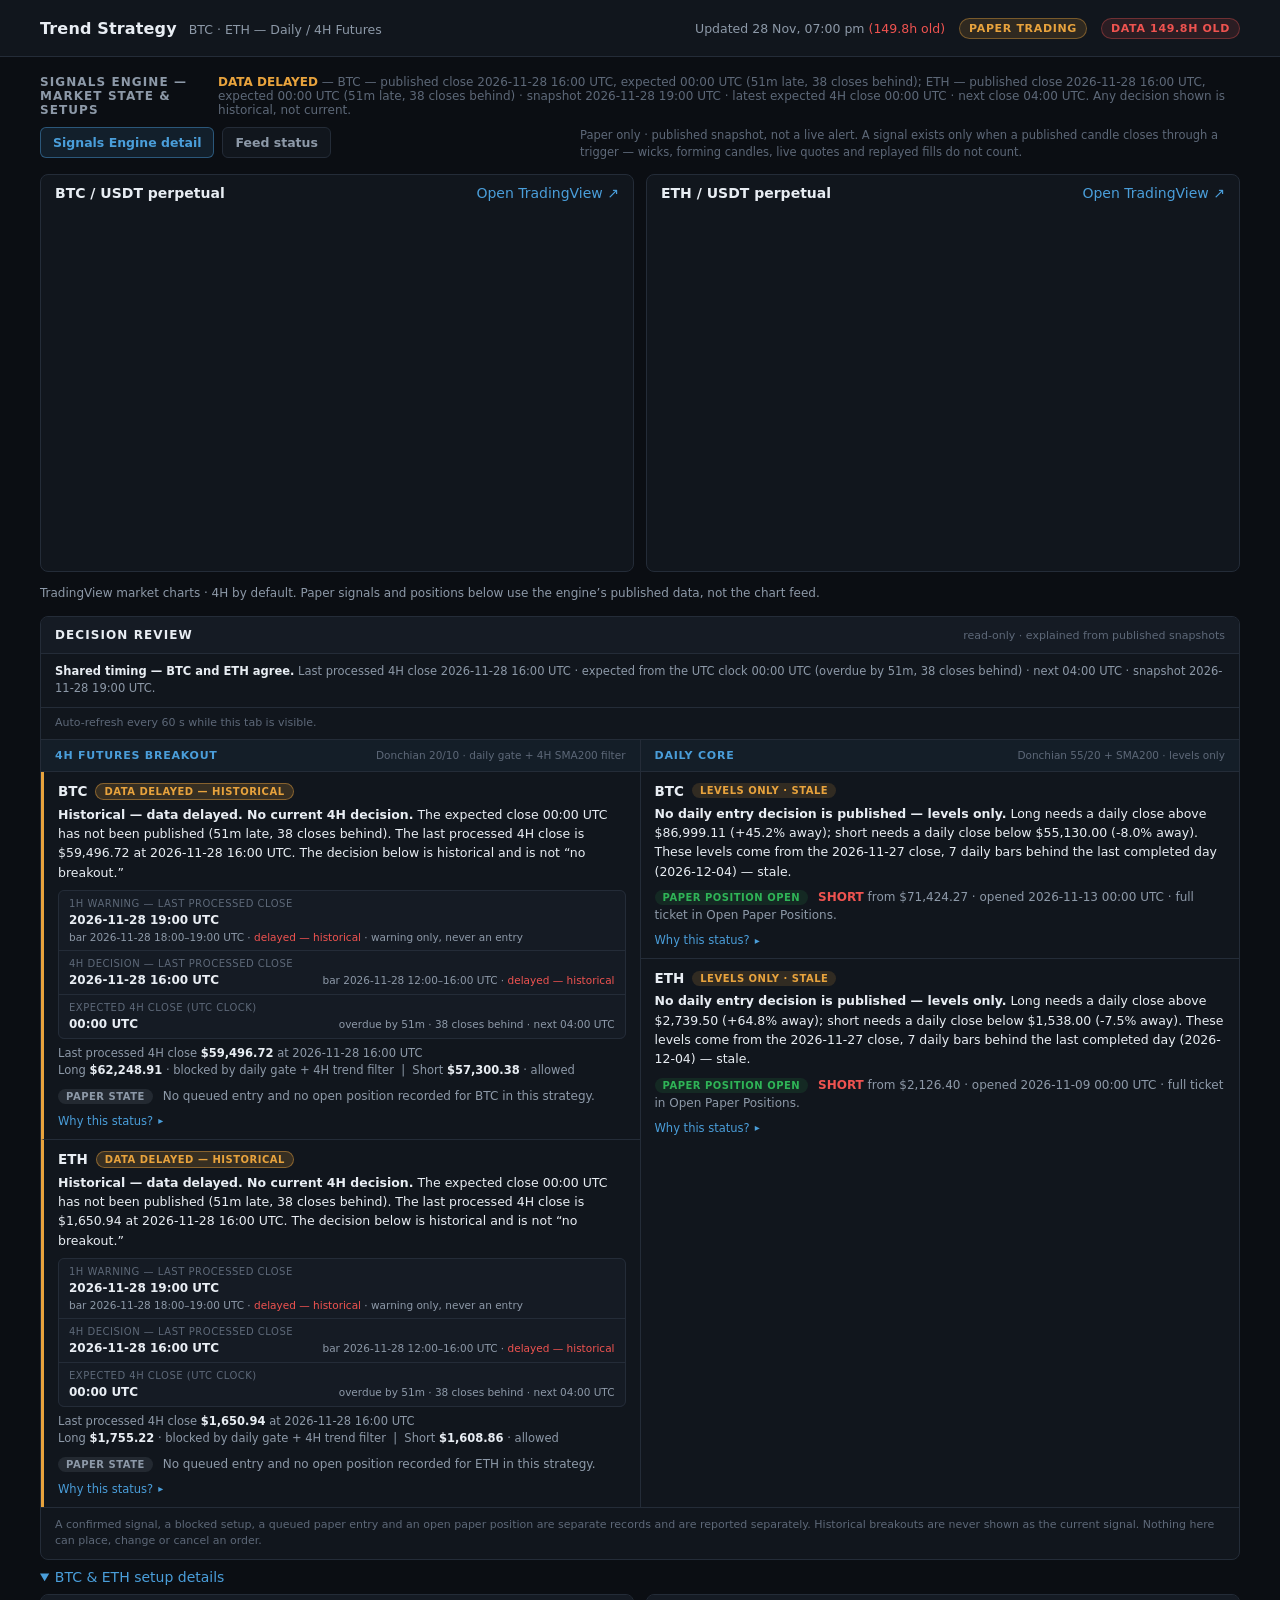
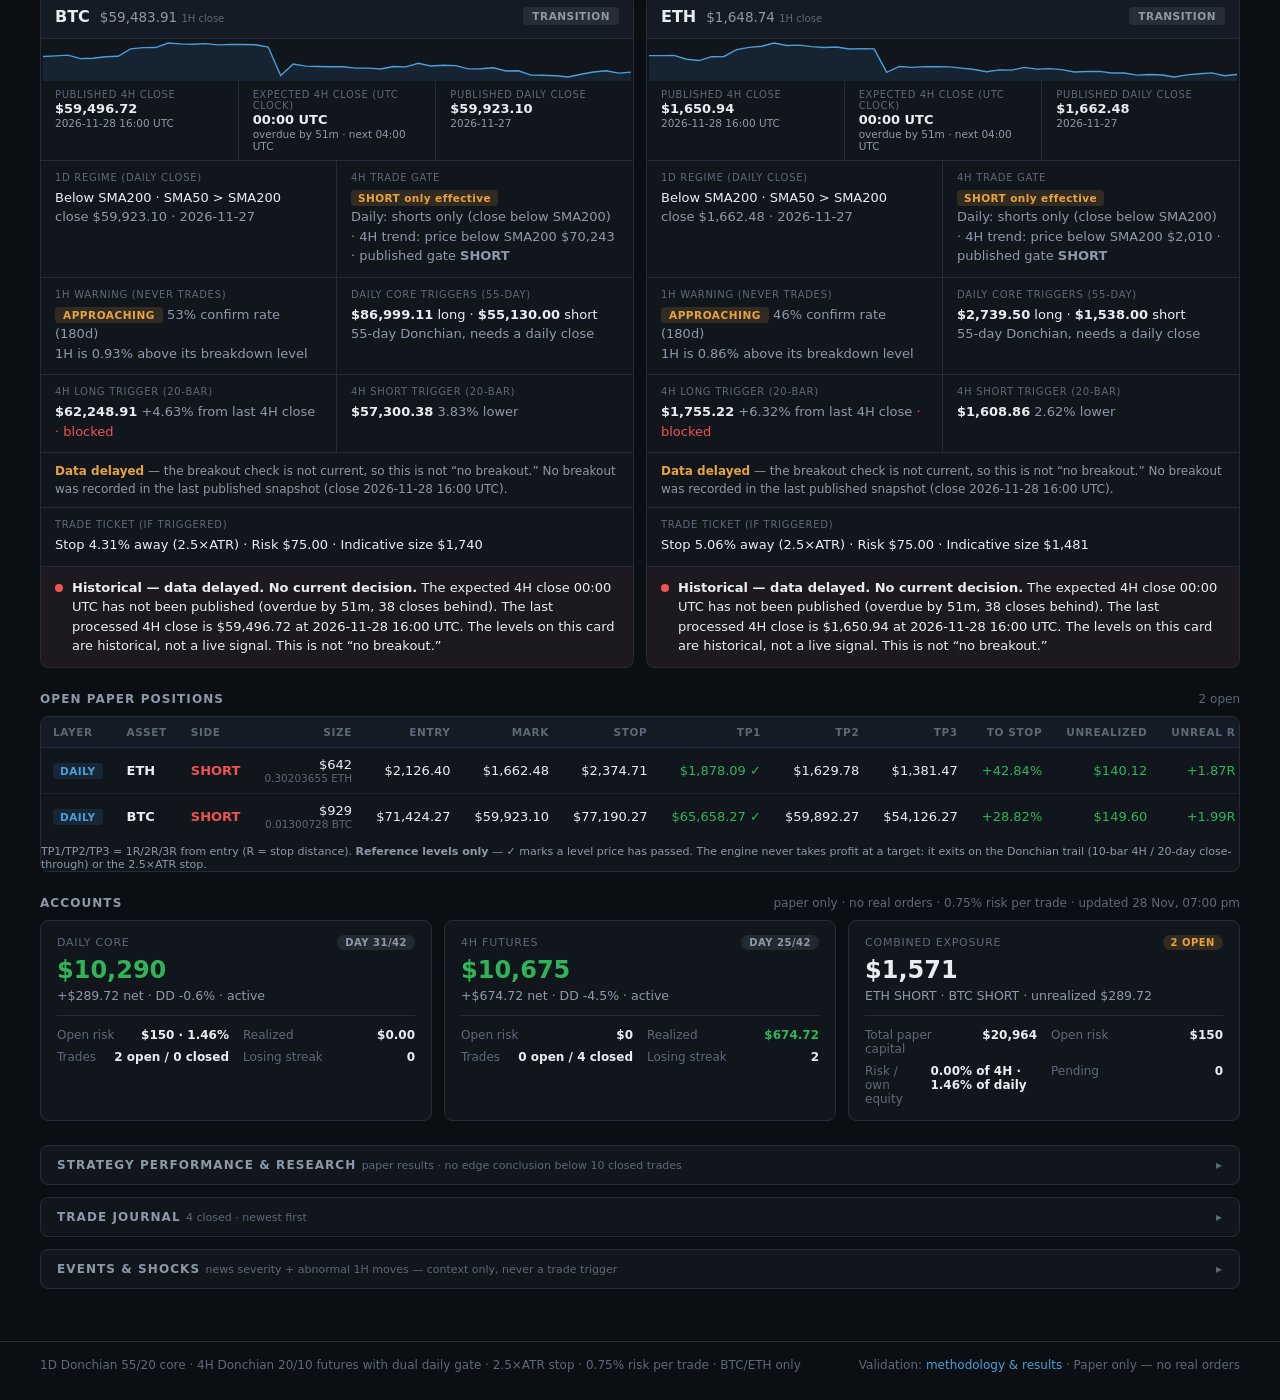
<file: web/index.html>
<!DOCTYPE html>
<html lang="en">
<head>
<meta charset="UTF-8">
<meta name="viewport" content="width=device-width, initial-scale=1.0">
<title>Trend Strategy — BTC/ETH</title>
<style>
  :root {
    --bg: #0b0e13; --panel: #11161d; --panel-2: #151b24; --border: #242c38;
    --text: #e8edf3; --muted: #8d99a8; --faint: #5d6878;
    --green: #2fb457; --red: #ef5350; --amber: #e8a33d; --blue: #4a9eda;
  }
  * { box-sizing: border-box; margin: 0; padding: 0; }
  body { font-family: Inter, system-ui, -apple-system, "Segoe UI", sans-serif; background: var(--bg); color: var(--text); font-size: 14px; }
  a { color: var(--blue); text-decoration: none; }
  .topbar { border-bottom: 1px solid var(--border); background: var(--panel); }
  .topbar-in, main { max-width: 1240px; margin: 0 auto; padding: 0 20px; }
  .topbar-in { display: flex; align-items: center; justify-content: space-between; height: 56px; }
  .brand { display: flex; align-items: baseline; gap: 12px; }
  .brand h1 { font-size: 16px; font-weight: 650; letter-spacing: .01em; }
  .brand span { color: var(--muted); font-size: 12.5px; }
  .top-right { display: flex; align-items: center; gap: 14px; color: var(--muted); font-size: 12.5px; }
  .pill { font-size: 11px; font-weight: 700; letter-spacing: .06em; padding: 3px 9px; border-radius: 20px; text-transform: uppercase; }
  .pill-paper { background: rgba(232,163,61,.14); color: var(--amber); border: 1px solid rgba(232,163,61,.4); }
  .pill-live { background: rgba(47,180,87,.12); color: var(--green); border: 1px solid rgba(47,180,87,.35); }
  .pill-stale { background: rgba(239,83,80,.12); color: var(--red); border: 1px solid rgba(239,83,80,.35); }
  main { padding-top: 18px; padding-bottom: 40px; }
  section { margin-bottom: 24px; }
  .sec-head { display: flex; align-items: center; justify-content: space-between; margin-bottom: 10px; gap: 12px; }
  h2 { font-size: 12px; font-weight: 700; letter-spacing: .09em; text-transform: uppercase; color: var(--muted); }
  .sec-head .note { font-size: 12px; color: var(--faint); }
  .pos { color: var(--green); } .neg { color: var(--red); }
  .muted { color: var(--muted); } .faint { color: var(--faint); }
  .acct-grid { display: grid; grid-template-columns: repeat(auto-fit, minmax(300px, 1fr)); gap: 12px; }
  .acct { background: var(--panel); border: 1px solid var(--border); border-radius: 8px; padding: 14px 16px; }
  .acct-head { display: flex; align-items: center; justify-content: space-between; gap: 10px; margin-bottom: 6px; }
  .acct-head .name { font-size: 11px; letter-spacing: .07em; text-transform: uppercase; color: var(--faint); }
  .acct .eq { font-size: 24px; font-weight: 650; font-variant-numeric: tabular-nums; }
  .acct .net { font-size: 12.5px; color: var(--muted); margin-top: 4px; font-variant-numeric: tabular-nums; }
  .acct-grid2 { display: grid; grid-template-columns: 1fr 1fr; gap: 8px 14px; margin-top: 12px; padding-top: 12px; border-top: 1px solid var(--border); }
  .acct-grid2 div { display: flex; justify-content: space-between; gap: 8px; font-size: 12px; }
  .acct-grid2 span { color: var(--faint); }
  .acct-grid2 b { font-weight: 600; font-variant-numeric: tabular-nums; }
  .badge { font-size: 10px; font-weight: 700; letter-spacing: .05em; padding: 2px 8px; border-radius: 20px; text-transform: uppercase; }
  .badge-none { background: rgba(141,153,168,.14); color: var(--muted); }
  .badge-check { background: rgba(47,180,87,.12); color: var(--green); }
  .badge-warn { background: rgba(232,163,61,.15); color: var(--amber); }
  .badge-bad { background: rgba(239,83,80,.14); color: var(--red); }
  .badge-hist { background: rgba(232,163,61,.18); color: var(--amber); border: 1px solid rgba(232,163,61,.45); }
  .table-card { background: var(--panel); border: 1px solid var(--border); border-radius: 8px; overflow: hidden; }
  table { width: 100%; border-collapse: collapse; font-size: 13px; }
  th { text-align: left; font-size: 10.5px; letter-spacing: .06em; text-transform: uppercase; color: var(--faint); font-weight: 600; padding: 9px 12px; background: var(--panel-2); border-bottom: 1px solid var(--border); white-space: nowrap; }
  td { padding: 9px 12px; border-bottom: 1px solid rgba(36,44,56,.6); font-variant-numeric: tabular-nums; white-space: nowrap; }
  tr:last-child td { border-bottom: none; }
  td.r, th.r { text-align: right; }
  .table-scroll { overflow-x: auto; }
  .empty { padding: 16px; color: var(--faint); font-size: 13px; line-height: 1.6; }
  .flat { background: var(--panel); border: 1px solid var(--border); border-radius: 8px; padding: 16px; line-height: 1.6; }
  .flat b { font-weight: 650; }
  .flat .flat-title { font-size: 15px; margin-bottom: 4px; }
  .flat table { margin-top: 10px; border: 1px solid var(--border); border-radius: 6px; overflow: hidden; }
  .layer { font-size: 10.5px; font-weight: 700; letter-spacing: .04em; padding: 2px 7px; border-radius: 4px; background: rgba(74,158,218,.13); color: var(--blue); text-transform: uppercase; }
  .side-long { color: var(--green); font-weight: 700; }
  .side-short { color: var(--red); font-weight: 700; }
  .live-tag { font-size: 9.5px; color: var(--green); border: 1px solid rgba(47,180,87,.35); border-radius: 3px; padding: 0 4px; margin-left: 4px; }
  .perf-grid { display: grid; grid-template-columns: repeat(auto-fit, minmax(480px, 1fr)); gap: 12px; }
  .perf { background: var(--panel); border: 1px solid var(--border); border-radius: 8px; overflow: hidden; }
  .perf-head { display: flex; align-items: center; justify-content: space-between; padding: 11px 14px; background: var(--panel-2); border-bottom: 1px solid var(--border); }
  .perf-head .name { font-size: 12px; font-weight: 650; letter-spacing: .02em; }
  .perf-kpis { display: grid; grid-template-columns: repeat(4, 1fr); gap: 1px; background: var(--border); }
  .perf-kpi { background: var(--panel); padding: 9px 12px; }
  .perf-kpi span { display: block; font-size: 10px; letter-spacing: .06em; text-transform: uppercase; color: var(--faint); margin-bottom: 3px; }
  .perf-kpi b { font-size: 15px; font-weight: 650; font-variant-numeric: tabular-nums; }
  .chart-wrap { padding: 10px 12px 4px; }
  .chart-label { font-size: 10px; letter-spacing: .06em; text-transform: uppercase; color: var(--faint); margin-bottom: 4px; }
  canvas.chart { width: 100%; height: 112px; display: block; }
  canvas.rchart { width: 100%; height: 54px; display: block; }
  .chart-empty { height: 112px; display: flex; align-items: center; justify-content: center; color: var(--faint); font-size: 12px; border: 1px dashed var(--border); border-radius: 5px; }
  .perf-foot { padding: 9px 12px 12px; font-size: 11.5px; color: var(--muted); line-height: 1.55; border-top: 1px solid var(--border); }
  .perf-foot b { color: var(--text); font-weight: 600; }
  .coin-grid, .event-grid { display: grid; grid-template-columns: repeat(auto-fit, minmax(480px, 1fr)); gap: 12px; }
  .coin { background: var(--panel); border: 1px solid var(--border); border-radius: 8px; overflow: hidden; }
  .coin-head { display: flex; align-items: center; justify-content: space-between; padding: 12px 14px; background: var(--panel-2); border-bottom: 1px solid var(--border); }
  .coin-id { display: flex; align-items: baseline; gap: 10px; }
  .coin-id .sym { font-size: 16px; font-weight: 700; }
  .coin-id .px { font-size: 13.5px; color: var(--muted); font-variant-numeric: tabular-nums; }
  .regime { font-size: 10.5px; font-weight: 700; letter-spacing: .05em; padding: 3px 9px; border-radius: 4px; text-transform: uppercase; }
  .r-up { background: rgba(47,180,87,.13); color: var(--green); }
  .r-dn { background: rgba(239,83,80,.13); color: var(--red); }
  .r-tr { background: rgba(141,153,168,.14); color: var(--muted); }
  .signal-grid { display: grid; grid-template-columns: 1fr 1fr; }
  .sig-cell { padding: 11px 14px; border-bottom: 1px solid var(--border); }
  .sig-cell:nth-child(odd) { border-right: 1px solid var(--border); }
  .sig-cell .tag { font-size: 10px; letter-spacing: .07em; text-transform: uppercase; color: var(--faint); margin-bottom: 5px; }
  .sig-val { font-size: 13px; line-height: 1.5; }
  .sig-val .num { font-variant-numeric: tabular-nums; font-weight: 600; }
  .warn { font-size: 10.5px; font-weight: 700; letter-spacing: .05em; padding: 2px 8px; border-radius: 4px; text-transform: uppercase; }
  .w-break { background: rgba(47,180,87,.14); color: var(--green); }
  .w-fake { background: rgba(239,83,80,.14); color: var(--red); }
  .w-appr { background: rgba(232,163,61,.15); color: var(--amber); }
  .w-quiet { background: rgba(141,153,168,.14); color: var(--muted); }
  .verdict { padding: 11px 14px; display: flex; gap: 9px; align-items: flex-start; font-size: 13px; line-height: 1.5; }
  .verdict .dot { flex: none; width: 8px; height: 8px; border-radius: 50%; margin-top: 6px; background: var(--faint); }
  .verdict.trade .dot { background: var(--green); }
  .verdict.wait .dot { background: var(--amber); }
  .verdict.blocked { background: rgba(239,83,80,.05); }
  .verdict.blocked .dot { background: var(--red); }
  .gate-tag { font-size: 10.5px; font-weight: 700; letter-spacing: .04em; padding: 2px 7px; border-radius: 4px; }
  .gate-both { background: rgba(74,158,218,.14); color: var(--blue); }
  .gate-one { background: rgba(232,163,61,.15); color: var(--amber); }
  .gate-none { background: rgba(239,83,80,.14); color: var(--red); }
  .news-item { padding: 9px 14px; border-bottom: 1px solid rgba(36,44,56,.6); display: flex; gap: 10px; align-items: flex-start; }
  .news-item:last-child { border-bottom: none; }
  .news-item a { color: var(--text); font-size: 13px; line-height: 1.4; }
  .news-item a:hover { color: var(--blue); }
  .news-meta { font-size: 11px; color: var(--faint); white-space: nowrap; padding-top: 2px; }
  .shock-item { padding: 9px 14px; border-bottom: 1px solid rgba(36,44,56,.6); font-size: 13px; display: flex; justify-content: space-between; gap: 10px; }
  .shock-item:last-child { border-bottom: none; }
  .sev { font-size: 10px; font-weight: 700; letter-spacing: .05em; padding: 2px 7px; border-radius: 4px; white-space: nowrap; }
  .sev-crit { background: rgba(239,83,80,.16); color: var(--red); }
  .sev-high { background: rgba(232,163,61,.15); color: var(--amber); }
  .sev-norm { background: rgba(141,153,168,.13); color: var(--muted); }
  .panel-head { padding: 10px 14px; background: var(--panel-2); border-bottom: 1px solid var(--border); font-size: 11px; letter-spacing: .06em; text-transform: uppercase; color: var(--faint); font-weight: 600; }
  .spark { width: 100%; height: 42px; display: block; }
  .preview-banner { max-width: 1240px; margin: 12px auto 0; padding: 10px 14px; border-radius: 8px; background: rgba(232,163,61,.12); border: 1px solid rgba(232,163,61,.45); color: var(--amber); font-size: 13px; line-height: 1.5; }
  /* signals-first engine strip */
  .engine-bar { display: flex; align-items: flex-start; justify-content: space-between; gap: 12px; flex-wrap: wrap; margin-bottom: 12px; }
  .engine-links { display: flex; gap: 8px; flex-wrap: wrap; }
  .btn { display: inline-flex; align-items: center; font-size: 12.5px; font-weight: 600; padding: 7px 12px; border-radius: 6px; border: 1px solid rgba(74,158,218,.45); background: rgba(74,158,218,.12); color: var(--blue); }
  .btn:hover { background: rgba(74,158,218,.2); }
  .btn-alt { border-color: var(--border); background: var(--panel); color: var(--muted); }
  .btn-alt:hover { background: var(--panel-2); color: var(--text); }
  .engine-note { font-size: 11.5px; color: var(--faint); line-height: 1.5; max-width: 660px; }
  .status-ok { color: var(--green); font-weight: 700; }
  .status-warn { color: var(--amber); font-weight: 700; }
  .status-bad { color: var(--red); font-weight: 700; }
  .candle-strip { display: grid; grid-template-columns: repeat(3, 1fr); gap: 1px; background: var(--border); border-bottom: 1px solid var(--border); }
  .candle-strip > div { background: var(--panel); padding: 8px 14px; }
  .candle-strip span { display: block; font-size: 10px; letter-spacing: .06em; text-transform: uppercase; color: var(--faint); }
  .candle-strip b { font-size: 13px; font-weight: 600; font-variant-numeric: tabular-nums; }
  .candle-strip .sub { font-size: 10.5px; letter-spacing: 0; text-transform: none; color: var(--muted); margin-top: 1px; }
  /* collapsible research / journal / events */
  details.collapsible { border: 1px solid var(--border); border-radius: 8px; background: var(--panel); margin-bottom: 12px; }
  details.collapsible > summary { list-style: none; cursor: pointer; padding: 12px 16px; display: flex; align-items: center; justify-content: space-between; gap: 12px; font-size: 12px; font-weight: 700; letter-spacing: .09em; text-transform: uppercase; color: var(--muted); }
  details.collapsible > summary::-webkit-details-marker { display: none; }
  details.collapsible > summary::after { content: '▸'; color: var(--faint); font-size: 12px; }
  details.collapsible[open] > summary::after { content: '▾'; }
  details.collapsible[open] > summary { border-bottom: 1px solid var(--border); }
  details.collapsible > summary:focus-visible { outline: 2px solid var(--blue); outline-offset: -2px; }
  .collapsible-body { padding: 14px 16px 6px; }
  .collapsible-body .table-card { border: none; }
  .collapsible-note { font-size: 11px; font-weight: 400; letter-spacing: 0; text-transform: none; color: var(--faint); }
  /* read-only decision review */
  .review { border: 1px solid var(--border); border-radius: 8px; background: var(--panel); margin-top: 12px; overflow: hidden; }
  .review-head { display: flex; align-items: baseline; justify-content: space-between; gap: 10px; padding: 11px 14px; background: var(--panel-2); border-bottom: 1px solid var(--border); }
  .review-head h3 { font-size: 12px; font-weight: 700; letter-spacing: .09em; text-transform: uppercase; color: var(--text); }
  .review-sub { font-size: 11px; color: var(--faint); }
  .review-timing { padding: 9px 14px; border-bottom: 1px solid var(--border); font-size: 11.5px; color: var(--muted); line-height: 1.55; }
  .review-timing:empty { display: none; }
  .review-timing b { color: var(--text); font-weight: 600; }
  .review-refresh { padding: 7px 14px; border-bottom: 1px solid var(--border); font-size: 11px; color: var(--faint); line-height: 1.5; }
  .review-refresh:empty { display: none; }
  .review-grid { display: grid; grid-template-columns: 1fr 1fr; gap: 1px; background: var(--border); }
  .review-col { background: var(--panel); min-width: 0; }
  .review-strategy { padding: 9px 14px; background: rgba(74,158,218,.06); border-bottom: 1px solid var(--border); font-size: 11px; font-weight: 700; letter-spacing: .07em; text-transform: uppercase; color: var(--blue); display: flex; justify-content: space-between; gap: 8px; flex-wrap: wrap; }
  .review-strategy span { font-size: 10.5px; font-weight: 400; letter-spacing: 0; text-transform: none; color: var(--faint); }
  .rv { padding: 11px 14px; border-bottom: 1px solid var(--border); }
  .rv:last-child { border-bottom: none; }
  .rv-head { display: flex; align-items: center; gap: 8px; margin-bottom: 5px; flex-wrap: wrap; }
  .rv-head b { font-size: 13.5px; }
  .rv-out { font-size: 12.5px; line-height: 1.55; }
  .rv-out b { font-weight: 650; }
  .rv-levels { margin-top: 6px; font-size: 11.5px; line-height: 1.5; color: var(--muted); font-variant-numeric: tabular-nums; }
  .rv-levels b { color: var(--text); font-weight: 600; }
  .rv-candles { display: grid; gap: 1px; margin-top: 8px; background: var(--border); border: 1px solid var(--border); border-radius: 6px; overflow: hidden; }
  .rv-candle { background: var(--panel-2); padding: 7px 10px; display: flex; justify-content: space-between; gap: 4px 10px; align-items: baseline; flex-wrap: wrap; }
  .rv-candle-label { flex: 1 1 100%; font-size: 10px; letter-spacing: .05em; text-transform: uppercase; color: var(--faint); }
  .rv-candle b { font-size: 12px; font-weight: 600; font-variant-numeric: tabular-nums; }
  .rv-candle-sub { font-size: 10.5px; color: var(--muted); }
  .rv-hist { border-left: 3px solid var(--amber); }
  .rv-paper { margin-top: 7px; font-size: 12px; line-height: 1.5; color: var(--muted); }
  .rv-paper .badge { margin-right: 6px; }
  .rv-details { margin-top: 7px; }
  .rv-details > summary { list-style: none; cursor: pointer; font-size: 11.5px; color: var(--blue); display: inline-flex; align-items: center; gap: 5px; }
  .rv-details > summary::-webkit-details-marker { display: none; }
  .rv-details > summary::after { content: '▸'; font-size: 10px; }
  .rv-details[open] > summary::after { content: '▾'; }
  .rv-details > summary:focus-visible { outline: 2px solid var(--blue); outline-offset: 2px; }
  .rv-why { margin-top: 6px; border-top: 1px dashed var(--border); padding-top: 7px; }
  .why-row { display: flex; justify-content: space-between; gap: 12px; font-size: 11.5px; line-height: 1.5; padding: 2px 0; }
  .why-row span { color: var(--faint); flex: none; max-width: 45%; }
  .why-row b { font-weight: 600; text-align: right; font-variant-numeric: tabular-nums; }
  .why-note { font-size: 11px; color: var(--faint); line-height: 1.5; margin-top: 5px; }
  .review-foot { padding: 9px 14px; border-top: 1px solid var(--border); font-size: 11px; color: var(--faint); line-height: 1.5; }
  body.preview #marketSection, body.preview #eventsSection { display: none; }
  @media (max-width: 900px) {
    .review-grid { grid-template-columns: 1fr; }
  }
  @media (max-width: 640px) {
    .candle-strip { grid-template-columns: 1fr; }
    .engine-bar { flex-direction: column; }
    .topbar-in { height: auto; padding: 10px 16px; flex-wrap: wrap; gap: 8px; }
    .brand span { display: none; }
    .top-right { gap: 10px; font-size: 11.5px; }
    .review-head { flex-direction: column; align-items: flex-start; gap: 2px; }
    .why-row { flex-direction: column; gap: 0; }
    .why-row span { max-width: none; }
    .why-row b { text-align: left; }
  }
  footer { border-top: 1px solid var(--border); color: var(--faint); font-size: 12px; }
  .foot-in { max-width: 1240px; margin: 0 auto; padding: 16px 20px 28px; display: flex; justify-content: space-between; gap: 20px; flex-wrap: wrap; }
  @media (max-width: 760px) {
    .signal-grid { grid-template-columns: 1fr; }
    .sig-cell:nth-child(odd) { border-right: none; }
    .coin-grid, .event-grid, .perf-grid { grid-template-columns: 1fr; }
    .perf-kpis { grid-template-columns: 1fr 1fr; }
  }
</style>
<style>
.workspace-charts{display:grid;grid-template-columns:repeat(2,minmax(0,1fr));gap:12px;margin:12px 0}
.workspace-chart{min-width:0;border:1px solid var(--border);border-radius:8px;overflow:hidden;background:var(--panel)}
.workspace-chart figcaption{display:flex;justify-content:space-between;gap:8px;padding:10px 14px}
.workspace-chart iframe{width:100%;height:360px;border:0;display:block}
.workspace-caption{color:var(--muted);font-size:12px;line-height:1.5;margin:0 0 14px}
.workspace-setups{margin-bottom:12px}.workspace-setups>summary{cursor:pointer;padding:9px 0;color:var(--blue)}
@media(max-width:760px){.workspace-charts{grid-template-columns:minmax(0,1fr)}.workspace-chart iframe{height:290px}}
</style>
</head>
<body>
<header class="topbar">
  <div class="topbar-in">
    <div class="brand"><h1>Trend Strategy</h1><span>BTC · ETH — Daily / 4H Futures</span></div>
    <div class="top-right"><span id="updatedAt">—</span><span class="pill pill-paper">Paper Trading</span><span class="pill pill-live" id="feedStatus">Feed OK</span></div>
  </div>
</header>

<div id="previewBanner" class="preview-banner" hidden></div>

<main>
  <section id="marketSection">
    <div class="sec-head">
      <h2>Signals Engine — Market State &amp; Setups</h2>
      <span class="note" id="nextClose">checking published data…</span>
    </div>
    <div class="engine-bar">
      <div class="engine-links">
        <a class="btn" href="signals.html">Signals Engine detail</a>
        <a class="btn btn-alt" href="signal-status.html">Feed status</a>
      </div>
      <div class="engine-note">Paper only · published snapshot, not a live alert. A signal exists only when a published candle closes through a trigger — wicks, forming candles, live quotes and replayed fills do not count.</div>
    </div>
    <div class="workspace-charts"><figure class="workspace-chart"><figcaption><strong>BTC / USDT perpetual</strong><a href="https://www.tradingview.com/chart/?symbol=BYBIT%3ABTCUSDT.P" target="_blank" rel="noopener noreferrer">Open TradingView ↗</a></figcaption><iframe title="BTC TradingView chart" src="https://s.tradingview.com/widgetembed/?symbol=BYBIT%3ABTCUSDT.P&amp;interval=240&amp;theme=dark&amp;timezone=Etc%2FUTC&amp;style=1&amp;locale=en&amp;hidesidetoolbar=1" referrerpolicy="strict-origin-when-cross-origin" allowfullscreen></iframe></figure><figure class="workspace-chart"><figcaption><strong>ETH / USDT perpetual</strong><a href="https://www.tradingview.com/chart/?symbol=BYBIT%3AETHUSDT.P" target="_blank" rel="noopener noreferrer">Open TradingView ↗</a></figcaption><iframe title="ETH TradingView chart" src="https://s.tradingview.com/widgetembed/?symbol=BYBIT%3AETHUSDT.P&amp;interval=240&amp;theme=dark&amp;timezone=Etc%2FUTC&amp;style=1&amp;locale=en&amp;hidesidetoolbar=1" referrerpolicy="strict-origin-when-cross-origin" allowfullscreen></iframe></figure></div>
<p class="workspace-caption">TradingView market charts · 4H by default. Paper signals and positions below use the engine’s published data, not the chart feed.</p>


    <div class="review" id="decisionReview">
      <div class="review-head">
        <h3>Decision Review</h3>
        <span class="review-sub">read-only · explained from published snapshots</span>
      </div>
      <div class="review-timing" id="reviewTiming"></div>
      <div class="review-refresh" id="reviewRefresh"></div>
      <div class="review-grid" id="reviewGrid"><div class="empty">Loading decision review…</div></div>
      <div class="review-foot">A confirmed signal, a blocked setup, a queued paper entry and an open paper position are separate records and are reported separately. Historical breakouts are never shown as the current signal. Nothing here can place, change or cancel an order.</div>
    </div>
  <details class="workspace-setups" open><summary>BTC &amp; ETH setup details</summary><div class="coin-grid" id="coinCards"><div class="empty">Loading market state…</div></div></details>
  </section>

<section id="positionsSection">
    <div class="sec-head"><h2>Open Paper Positions</h2><span class="note" id="openCount"></span></div>
    <div class="table-card table-scroll" id="openPositions"><div class="empty">Loading…</div></div>
    <div id="flatState" class="flat" hidden></div>
  </section>

  <section id="accountsSection">
    <div class="sec-head"><h2>Accounts</h2><span class="note" id="accountNote">paper only · no real orders · 0.75% risk per trade</span></div>
    <div class="acct-grid" id="accountCards"><div class="empty">Loading accounts…</div></div>
  </section>

  <details class="collapsible" id="performanceSection">
    <summary><span>Strategy Performance &amp; Research <span class="collapsible-note">paper results · no edge conclusion below 10 closed trades</span></span></summary>
    <div class="collapsible-body">
      <div class="perf-grid" id="perfGrid"><div class="empty">Loading performance…</div></div>
      <div class="faint" style="font-size:11.5px;padding:10px 2px 12px">Backtest references and methodology: <a href="https://github.com/jaybird0492-rgb/market-dashboard/blob/main/analysis/V2_VALIDATION.md" target="_blank" rel="noopener">V2 validation report</a> · <a href="https://github.com/jaybird0492-rgb/market-dashboard/blob/main/analysis/SIGNAL_REPORT.md" target="_blank" rel="noopener">signal report</a>.</div>
    </div>
  </details>

  <details class="collapsible" id="journalSection">
    <summary><span>Trade Journal <span class="collapsible-note" id="journalCount"></span></span></summary>
    <div class="collapsible-body">
      <div class="table-card table-scroll" id="journal"><div class="empty">No closed trades yet — the journal fills when a position exits.</div></div>
    </div>
  </details>

  <details class="collapsible" id="eventsSection">
    <summary><span>Events &amp; Shocks <span class="collapsible-note">news severity + abnormal 1H moves — context only, never a trade trigger</span></span></summary>
    <div class="collapsible-body">
      <div class="event-grid">
        <div class="table-card" id="shockPanel"><div class="empty">Loading shocks…</div></div>
        <div class="table-card" id="newsPanel"><div class="empty">Loading headlines…</div></div>
      </div>
    </div>
  </details>
</main>

<footer>
  <div class="foot-in">
    <span>1D Donchian 55/20 core · 4H Donchian 20/10 futures with dual daily gate · 2.5×ATR stop · 0.75% risk per trade · BTC/ETH only</span>
    <span>Validation: <a href="https://github.com/jaybird0492-rgb/market-dashboard/blob/main/analysis/V2_VALIDATION.md" target="_blank" rel="noopener">methodology &amp; results</a> · Paper only — no real orders</span>
  </div>
</footer>

<script>
const $ = (id) => document.getElementById(id);
const PREVIEW = new URLSearchParams(location.search).get('preview') === '1';

const fmt$ = (v, dec = 0) => (v === null || v === undefined || !Number.isFinite(v)) ? '—'
  : (v < 0 ? '-$' : '$') + Math.abs(v).toLocaleString('en-US', { minimumFractionDigits: dec, maximumFractionDigits: dec });
const fmtR = (v) => (v === null || v === undefined || !Number.isFinite(v)) ? '—' : (v >= 0 ? '+' : '') + v.toFixed(2) + 'R';
const fmtPct = (v, dec = 1) => (v === null || v === undefined || !Number.isFinite(v)) ? '—' : (v >= 0 ? '+' : '') + v.toFixed(dec) + '%';
const cls = (v) => (v > 0 ? 'pos' : v < 0 ? 'neg' : '');
const esc = (s) => String(s).replace(/[&<>"]/g, (c) => ({ '&': '&amp;', '<': '&lt;', '>': '&gt;', '"': '&quot;' }[c]));
const holdTxt = (h) => {
  if (h === null || h === undefined || !Number.isFinite(h)) return '—';
  const d = Math.floor(h / 24), r = Math.round(h % 24);
  return d ? `${d}d ${r}h` : `${Math.max(1, Math.round(h))}h`;
};
const when = (iso) => iso ? new Date(iso).toLocaleString('en-AU', { day: '2-digit', month: 'short', hour: '2-digit', minute: '2-digit' }) : '—';

let D1 = null, H4 = null, SIG = null, EV = null;
const LIVE = {}; // symbol -> browser-fetched price (display only)
let FEED = null;

/* ---------- published-data freshness ----------
   Currency is judged from published candle timestamps and the UTC clock.
   asOf is a candle OPEN time, so the processed close is asOf + interval.

   Four states, per candle and aggregated per coin (the 4H decision drives
   the coin state):
     CURRENT     — the latest close the UTC clock says is due is published
     AWAITING    — that close just became due and is inside PUBLISH_GRACE_MS
     DELAYED     — it is past the grace window and still not published;
                   any decision shown is historical, never current
     UNAVAILABLE — feed/fields/timestamps missing or invalid (NOT "no breakout")

   PUBLISH_GRACE_MS = 15 minutes, matching the producer's 15-minute
   publication cadence. A close is not called late until 15 minutes after
   the UTC interval boundary. */
/* freshness-core:start */
const MS_1H = 36e5;
const MS_4H = 144e5;
const MS_DAY = 864e5;
const PUBLISH_GRACE_MS = 15 * 6e4;

const stampUTC = (ms) => Number.isFinite(ms) ? new Date(ms).toISOString().slice(0, 16).replace('T', ' ') + ' UTC' : '—';
const stampHM = (ms) => Number.isFinite(ms) ? new Date(ms).toISOString().slice(11, 16) + ' UTC' : '—';

function floorTo(ms, span) {
  return (Number.isFinite(ms) && Number.isFinite(span) && span > 0) ? Math.floor(ms / span) * span : NaN;
}
function expectedCloseAt(now, span) {
  return floorTo(now, span);
}
function candleFreshness(openMs, span, now, graceMs = PUBLISH_GRACE_MS) {
  const out = {
    status: 'UNAVAILABLE', reason: 'missing published candle timestamp',
    openMs: NaN, publishedCloseMs: NaN, expectedCloseMs: NaN, nextCloseMs: NaN, overdueMs: NaN, missingBars: 0,
  };
  if (!Number.isFinite(openMs) || !Number.isFinite(span) || span <= 0 || !Number.isFinite(now)) return out;
  if (openMs % span !== 0) { out.reason = 'candle open is not aligned to its interval'; return out; }
  const publishedCloseMs = openMs + span;
  const expectedCloseMs = expectedCloseAt(now, span);
  out.openMs = openMs;
  out.publishedCloseMs = publishedCloseMs;
  out.expectedCloseMs = expectedCloseMs;
  out.nextCloseMs = expectedCloseMs + span;
  if (publishedCloseMs > now) { out.reason = 'published candle close is in the future'; return out; }
  if (publishedCloseMs >= expectedCloseMs) {
    out.status = 'CURRENT';
    out.overdueMs = 0;
    out.reason = 'latest expected close is published';
    return out;
  }
  out.overdueMs = now - expectedCloseMs;
  const missingBars = Math.round((expectedCloseMs - publishedCloseMs) / span);
  out.missingBars = missingBars;
  // One missing close gets the grace window; a gap of two or more intervals
  // means an earlier close is already fully overdue, so it is delayed now.
  if (missingBars <= 1 && out.overdueMs < graceMs) {
    out.status = 'AWAITING';
    out.reason = 'expected close is awaiting publication (inside grace)';
    return out;
  }
  out.status = 'DELAYED';
  out.reason = missingBars > 1
    ? 'more than one expected close is missing'
    : 'expected close has not been published';
  return out;
}
function classify4h(fourH, setup) {
  if (!fourH || fourH.status === 'UNAVAILABLE') return { state: 'UNAVAILABLE', current: false, kind: 'unavailable', chip: 'Data unavailable' };
  if (fourH.status === 'DELAYED') return { state: 'DELAYED', current: false, kind: 'delayed', chip: 'Data delayed — historical' };
  if (fourH.status === 'AWAITING') return { state: 'AWAITING', current: false, kind: 'awaiting', chip: 'Awaiting publication' };
  const lb = setup && setup.lastBreakout;
  const lbAt = lb ? Date.parse(lb.at) : NaN;
  const asOf = setup ? Date.parse(setup.asOf) : NaN;
  const isCurrent = Number.isFinite(lbAt) && Number.isFinite(asOf) && lbAt === asOf;
  if (isCurrent && lb.allowed) return { state: 'CURRENT', current: true, kind: 'confirmed', chip: 'Confirmed signal — current' };
  if (isCurrent && !lb.allowed) return { state: 'CURRENT', current: true, kind: 'blocked', chip: 'Blocked setup — current' };
  return { state: 'CURRENT', current: true, kind: 'none', chip: 'Current — no breakout' };
}
function feedStateAt(sig, now, graceMs = PUBLISH_GRACE_MS) {
  if (!sig || !Array.isArray(sig.coins) || !sig.coins.length) {
    return { state: 'UNAVAILABLE', reason: 'signals.json is not published', coins: [], snapT: NaN, now };
  }
  const snapT = Date.parse(sig.updatedAt);
  const coins = sig.coins.map((c) => {
    const s = c && c.setup4h, x = c && c.context1d, w = c && c.warning1h;
    const sym = c && c.sym;
    const fourH = candleFreshness(s ? Date.parse(s.asOf) : NaN, MS_4H, now, graceMs);
    const oneH = candleFreshness(w ? Date.parse(w.asOf) : NaN, MS_1H, now, graceMs);
    let state = fourH.status, reason = fourH.reason;
    const complete = !!(s && x
      && Number.isFinite(s.longTrigger) && Number.isFinite(s.shortTrigger) && Number.isFinite(s.price) && s.gateAllows
      && Number.isFinite(x.longTrigger) && Number.isFinite(x.shortTrigger) && Number.isFinite(x.price));
    if (!complete) { state = 'UNAVAILABLE'; reason = 'snapshot is missing trigger or gate fields'; }
    else if (!Number.isFinite(snapT)) { state = 'UNAVAILABLE'; reason = 'missing snapshot timestamp'; }
    else if (snapT > now) { state = 'UNAVAILABLE'; reason = 'snapshot timestamp is in the future'; }
    else if (fourH.status === 'UNAVAILABLE') { state = 'UNAVAILABLE'; reason = fourH.reason; }
    return {
      sym, state, reason, oneH, fourH,
      close: fourH.publishedCloseMs,
      next: fourH.nextCloseMs,
      expected: fourH.expectedCloseMs,
    };
  });
  const state = coins.some((c) => c.state === 'UNAVAILABLE') ? 'UNAVAILABLE'
    : coins.some((c) => c.state === 'DELAYED') ? 'DELAYED'
      : coins.some((c) => c.state === 'AWAITING') ? 'AWAITING' : 'CURRENT';
  return { state, coins, snapT, now };
}
function shouldStartRefresh(state) {
  return !!(state && state.visible && !state.refreshing);
}
function applyFetchResult(prev, result, atMs) {
  const base = prev || { sig: null, lastGoodAt: null };
  if (result && result.ok && result.data && Array.isArray(result.data.coins) && result.data.coins.length) {
    return { sig: result.data, lastGoodAt: atMs, attemptedAt: atMs, failed: false, error: null };
  }
  return {
    sig: base.sig,
    lastGoodAt: base.lastGoodAt,
    attemptedAt: atMs,
    failed: true,
    error: (result && result.error) || 'request failed',
  };
}
function refreshStatusText(state) {
  if (!state || state.attemptedAt == null) return 'Auto-refresh every 60 s while this tab is visible.';
  if (state.failed) {
    return 'Refresh failed at ' + stampHM(state.attemptedAt) + ' — showing the last good published data'
      + (state.lastGoodAt != null ? ' (last successful refresh ' + stampHM(state.lastGoodAt) + ')' : '') + '. Retrying on the next 60 s tick.';
  }
  return 'Refreshed ' + stampHM(state.attemptedAt) + ' — next automatic check in 60 s.';
}
/* freshness-core:end */

function feedState() {
  return feedStateAt(SIG, Date.now(), PUBLISH_GRACE_MS);
}

function engineStatusText(f) {
  if (!f || f.state === 'UNAVAILABLE') {
    const why = (f && f.coins || []).filter((c) => c.state === 'UNAVAILABLE').map((c) => c.sym + ': ' + c.reason).join('; ')
      || (f && f.reason) || 'signal feed unavailable';
    return '<span class="status-bad">DATA UNAVAILABLE</span> — ' + esc(why) + '. This is not &ldquo;no breakout&rdquo;: no decision was published.';
  }
  const sample = f.coins.find((c) => c.fourH && Number.isFinite(c.fourH.expectedCloseMs)) || {};
  const exp = sample.fourH ? sample.fourH.expectedCloseMs : NaN;
  const nxt = sample.fourH ? sample.fourH.nextCloseMs : NaN;
  const base = 'snapshot ' + stampUTC(f.snapT) + ' · latest expected 4H close ' + stampHM(exp) + ' · next close ' + stampHM(nxt);
  if (f.state === 'DELAYED') {
    const late = f.coins.filter((c) => c.state === 'DELAYED')
      .map((c) => c.sym + ' — published close ' + stampUTC(c.fourH.publishedCloseMs) + ', expected ' + stampHM(c.fourH.expectedCloseMs) + ' (' + timeUntil(c.fourH.overdueMs) + ' late' + (c.fourH.missingBars > 1 ? ', ' + c.fourH.missingBars + ' closes behind' : '') + ')')
      .join('; ');
    return '<span class="status-warn">DATA DELAYED</span> — ' + esc(late) + ' · ' + base + '. Any decision shown is historical, not current.';
  }
  if (f.state === 'AWAITING') {
    return '<span class="status-warn">AWAITING PUBLICATION</span> — the expected 4H close is inside the ' +
      (PUBLISH_GRACE_MS / 6e4) + '-minute grace window · ' + base + '. The latest published candle is shown; it is not yet the current decision.';
  }
  return '<span class="status-ok">CURRENT</span> — ' + f.coins.length + '/' + f.coins.length + ' coins on the latest published 4H close · ' + base;
}


function liveUnreal(p) {
  const px = LIVE[p.sym];
  if (!px || !p.qty || !p.entry) return { usd: p.unrealUsd, r: p.unrealR, live: false };
  const usd = p.qty * (px - p.entry) * (p.side === 'LONG' ? 1 : -1);
  return { usd, r: p.riskUsd ? usd / p.riskUsd : null, live: true };
}
function liveEquity(d) {
  if (!d) return null;
  return (d.realizedEquity !== undefined ? d.realizedEquity : d.startEquity) + d.open.reduce((a, p) => a + liveUnreal(p).usd, 0);
}
function openPositionsOf(layer, d) {
  if (!d) return [];
  return d.open.map((p) => ({ ...p, layer }));
}
function pendingOf(layer, d) {
  if (!d) return [];
  return (d.pending || []).map((p) => ({ ...p, layer }));
}
function allOpen() {
  return [...openPositionsOf('Daily', PREVIEW ? null : D1), ...openPositionsOf(PREVIEW ? '4H preview' : '4H', H4)];
}
function allPending() {
  return [...pendingOf('Daily', PREVIEW ? null : D1), ...pendingOf('4H', H4)];
}

/* ---------- accounts ---------- */
function accountCard(name, d, layer, opts = {}) {
  if (!d) return `<div class="acct"><div class="acct-head"><span class="name">${name}</span></div><div class="empty">data unavailable</div></div>`;
  const eq = liveEquity(d);
  const net = eq - d.startEquity;
  const day = PREVIEW && layer === '4H' ? 'replay' : `Day ${d.daysElapsed || 1}/${d.daysTotal || 42}`;
  const halted = d.halted ? '<span class="badge badge-bad">Halted</span>' : '';
  return `<div class="acct">
    <div class="acct-head"><span class="name">${name}</span><span class="badge badge-none">${day}</span>${halted}</div>
    <div class="eq ${cls(net)}">${fmt$(eq)}</div>
    <div class="net">${net >= 0 ? '+' : ''}${fmt$(net, 2)} net · DD ${d.drawdownFromPeak === null ? '—' : d.drawdownFromPeak.toFixed(1) + '%'} · ${d.halted ? 'HALTED' : 'active'}</div>
    <div class="acct-grid2">
      <div><span>Open risk</span><b>${fmt$(d.openRiskUsd, 0)}${d.openRiskPct ? ' · ' + d.openRiskPct.toFixed(2) + '%' : ''}</b></div>
      <div><span>Realized</span><b class="${cls(d.realizedEquity - d.startEquity)}">${fmt$(d.realizedEquity - d.startEquity, 2)}</b></div>
      <div><span>Trades</span><b>${d.stats.open} open / ${d.stats.closed} closed</b></div>
      <div><span>Losing streak</span><b>${d.losingStreak}</b></div>
    </div>
  </div>`;
}

function renderAccounts() {
  const open = allOpen();
  const notional = open.reduce((a, p) => a + (p.notionalUsd || 0), 0);
  const unreal = open.reduce((a, p) => a + liveUnreal(p).usd, 0);
  const risk = open.reduce((a, p) => a + (p.riskUsd || 0), 0);
  const d1Eq = PREVIEW ? 0 : (D1 ? liveEquity(D1) : 0);
  const h4Eq = H4 ? liveEquity(H4) : 0;
  const d1Risk = PREVIEW ? 0 : (D1 ? D1.open.reduce((a, p) => a + (p.riskUsd || 0), 0) : 0);
  const h4Risk = H4 ? H4.open.reduce((a, p) => a + (p.riskUsd || 0), 0) : 0;
  const eq = d1Eq + h4Eq;
  const riskTxt = [
    h4Eq ? `${((h4Risk / h4Eq) * 100).toFixed(2)}% of 4H` : null,
    d1Eq ? `${((d1Risk / d1Eq) * 100).toFixed(2)}% of daily` : null,
  ].filter(Boolean).join(' · ') || '—';
  const combined = `<div class="acct">
    <div class="acct-head"><span class="name">Combined Exposure</span><span class="badge ${open.length ? 'badge-warn' : 'badge-check'}">${open.length ? open.length + ' open' : 'flat'}</span></div>
    <div class="eq">${open.length ? fmt$(notional) : 'Flat'}</div>
    <div class="net">${open.length ? open.map((p) => p.sym + ' ' + p.side).join(' · ') : 'No open risk'}${open.length ? ' · unrealized ' + fmt$(unreal, 2) : ''}</div>
    <div class="acct-grid2">
      <div><span>Total paper capital</span><b>${eq ? fmt$(eq) : '—'}</b></div>
      <div><span>Open risk</span><b>${fmt$(risk, 0)}</b></div>
      <div><span>Risk / own equity</span><b>${riskTxt}</b></div>
      <div><span>Pending</span><b>${allPending().length}</b></div>
    </div>
  </div>`;
  $('accountCards').innerHTML =
    (PREVIEW ? '' : accountCard('Daily Core', D1, 'Daily')) +
    accountCard(PREVIEW ? '4H Futures — preview' : '4H Futures', H4, '4H') +
    combined;
  $('accountNote').textContent = PREVIEW
    ? 'historical replay · not the live paper account'
    : `paper only · no real orders · 0.75% risk per trade · updated ${when(D1 && D1.updatedAt)}`;
}

/* ---------- open positions ---------- */
function renderPositions() {
  const open = allOpen();
  const pending = allPending();
  $('openCount').textContent = (open.length ? open.length + ' open' : '') +
    (pending.length ? (open.length ? ' · ' : '') + pending.length + ' pending' : '') ||
    (PREVIEW ? 'historical replay' : 'live paper accounts');

  if (!open.length && !pending.length) {
    $('openPositions').hidden = true;
    $('flatState').hidden = false;
    $('flatState').innerHTML = flatHtml();
    return;
  }
  $('openPositions').hidden = false;
  $('flatState').hidden = true;

  const rows = open.map((p) => {
    const u = liveUnreal(p);
    const stopSide = p.side === 'LONG' ? -1 : 1;
    const toStop = p.mark ? ((p.stop - p.mark) / p.mark) * 100 : null;
    const opened = when(p.openedAt);
    const held = holdTxt(p.holdHours);
    // TP1/2/3 = 1R/2R/3R from entry (R = stop distance) — display only; the
    // engine exits on the Donchian trail / ATR stop, never at a fixed target.
    const r1 = Math.abs(p.stop - p.entry);
    const tpCell = (n) => {
      const v = p.side === 'LONG' ? p.entry + n * r1 : p.entry - n * r1;
      const hit = p.mark ? (p.side === 'LONG' ? p.mark >= v : p.mark <= v) : false;
      return `<td class="r${hit ? ' pos' : ''}">${fmt$(v, 2)}${hit ? ' ✓' : ''}</td>`;
    };
    return `<tr>
      <td><span class="layer">${p.layer}</span></td>
      <td><b>${p.sym}</b></td>
      <td class="${p.side === 'LONG' ? 'side-long' : 'side-short'}">${p.side}</td>
      <td class="r">${fmt$(p.notionalUsd)}<div class="faint" style="font-size:10.5px">${p.qty} ${p.sym}</div></td>
      <td class="r">${fmt$(p.entry, 2)}</td>
      <td class="r">${fmt$(p.mark, 2)}${u.live ? '<span class="live-tag">LIVE</span>' : ''}</td>
      <td class="r">${fmt$(p.stop, 2)}</td>
      ${tpCell(1)}${tpCell(2)}${tpCell(3)}
      <td class="r ${toStop < 0 ? 'neg' : 'pos'}">${toStop === null ? '—' : (toStop >= 0 ? '+' : '') + toStop.toFixed(2) + '%'}</td>
      <td class="r ${cls(u.usd)}">${fmt$(u.usd, 2)}</td>
      <td class="r ${cls(u.r)}">${fmtR(u.r)}</td>
      <td class="r">${fmt$(p.riskUsd, 0)}<div class="faint" style="font-size:10.5px">${p.riskPct === null ? '' : p.riskPct.toFixed(2) + '%'}</div></td>
      <td class="r">${held}</td>
      <td class="r">${opened}</td>
    </tr>`;
  }).join('');

  const pend = pending.map((p) => `<tr>
      <td><span class="layer">${p.layer}</span></td>
      <td><b>${p.sym}</b></td>
      <td class="${p.side === 'LONG' ? 'side-long' : 'side-short'}">${p.side} <span class="badge badge-warn">pending</span></td>
      <td class="r">next open</td>
      <td class="r">—</td><td class="r">—</td><td class="r">—</td><td class="r">—</td><td class="r">—</td><td class="r">—</td><td class="r">—</td><td class="r">—</td><td class="r">—</td><td class="r">—</td><td class="r">—</td>
      <td class="r">${when(p.signalAt)}</td>
    </tr>`).join('');

  $('openPositions').innerHTML = `<table>
    <tr><th>Layer</th><th>Asset</th><th>Side</th><th class="r">Size</th><th class="r">Entry</th><th class="r">Mark</th><th class="r">Stop</th><th class="r">TP1</th><th class="r">TP2</th><th class="r">TP3</th><th class="r">To stop</th><th class="r">Unrealized</th><th class="r">Unreal R</th><th class="r">Risk</th><th class="r">Held</th><th class="r">Opened / signal</th></tr>
    ${rows}${pend}
  </table>
  <div class="muted" style="font-size:11px;margin-top:6px">TP1/TP2/TP3 = 1R/2R/3R from entry (R = stop distance). <b>Reference levels only</b> — ✓ marks a level price has passed. The engine never takes profit at a target: it exits on the Donchian trail (10-bar 4H / 20-day close-through) or the 2.5×ATR stop.</div>`;
}

function flatHtml() {
  const trig = (SIG && SIG.coins) ? SIG.coins.map((c) => {
    const s = c.setup4h;
    return `<tr><td><b>${c.sym}</b></td><td class="r">${fmt$(s.longTrigger, 2)} <span class="faint">(+${s.pctToLong}%)</span></td><td class="r">${fmt$(s.shortTrigger, 2)} <span class="faint">(-${s.pctToShort}%)</span></td><td class="r">${s.effectiveAllows}</td></tr>`;
  }).join('') : '';
  return `<div class="flat-title"><b>Flat — no open risk.</b></div>
    <div class="muted">Both paper accounts are in cash. Nothing is at risk right now.</div>
    <div class="muted" style="margin-top:6px">Next published 4H decision: <b>${nextDecisionTxt()}</b>. A position opens only after a published 4H candle closes through its trigger; fills happen at the next bar open.</div>
    ${trig ? `<table><tr><th>Asset</th><th class="r">Long trigger</th><th class="r">Short trigger</th><th class="r">Allowed</th></tr>${trig}</table>` : ''}`;
}

/* ---------- performance ---------- */
function perfPanel(name, d, layer) {
  if (!d) return `<div class="perf"><div class="perf-head"><span class="name">${name}</span></div><div class="empty">data unavailable</div></div>`;
  const s = d.stats;
  const st = s.sampleStatus;
  const badge = st === 'usable' ? '<span class="badge badge-check">n≥30 · usable</span>'
    : st === 'building' ? '<span class="badge badge-warn">n 10–29 · early</span>'
      : '<span class="badge badge-none">n&lt;10 · not meaningful</span>';
  const ref = d.reference || {};
  const curveId = 'curve-' + layer;
  const rId = 'r-' + layer;
  const hasCurve = d.equityCurve && d.equityCurve.length > 1;
  const hasTrades = d.closed && d.closed.length > 0;
  return `<div class="perf">
    <div class="perf-head"><span class="name">${name}</span>${badge}</div>
    <div class="perf-kpis">
      <div class="perf-kpi"><span>Trades</span><b>${s.closed}</b></div>
      <div class="perf-kpi"><span>Win rate</span><b>${s.winRatePct === null ? '—' : s.winRatePct.toFixed(0) + '%'}</b></div>
      <div class="perf-kpi"><span>Expectancy</span><b>${fmtR(s.expectancyR)}</b></div>
      <div class="perf-kpi"><span>Profit factor</span><b>${s.profitFactor === null ? '—' : s.profitFactor.toFixed(2)}</b></div>
      <div class="perf-kpi"><span>Max DD</span><b>${d.drawdownFromPeak === null ? '—' : d.drawdownFromPeak.toFixed(1) + '%'}</b></div>
      <div class="perf-kpi"><span>Avg hold</span><b>${holdTxt(s.avgHoldHours)}</b></div>
      <div class="perf-kpi"><span>Best / worst</span><b>${s.bestR === null ? '—' : fmtR(s.bestR) + ' / ' + fmtR(s.worstR)}</b></div>
      <div class="perf-kpi"><span>Net P&amp;L</span><b class="${cls(s.netPnlUsd)}">${fmt$(s.netPnlUsd, 2)}</b></div>
    </div>
    <div class="chart-wrap">
      <div class="chart-label">Equity curve</div>
      ${hasCurve ? `<canvas class="chart" id="${curveId}"></canvas>` : '<div class="chart-empty">No equity history yet</div>'}
    </div>
    <div class="chart-wrap" style="padding-top:0">
      <div class="chart-label">Trade R multiples</div>
      ${hasTrades ? `<canvas class="rchart" id="${rId}"></canvas>` : '<div class="chart-empty" style="height:54px">No closed trades yet</div>'}
    </div>
    <div class="perf-foot">
      Live: <b>${s.expectancyR === null ? '—' : fmtR(s.expectancyR)}</b> over <b>${s.closed}</b> trades ·
      backtest: <b>${ref.expectancyR === undefined ? '—' : fmtR(ref.expectancyR)}</b> over <b>${ref.trades || '—'}</b>${ref.oosExpR !== undefined ? ' (OOS ' + fmtR(ref.oosExpR) + ')' : ''} ·
      max DD <b>${ref.maxDDPct === undefined ? '—' : ref.maxDDPct + '%'}</b>.
      ${st !== 'usable' ? '<br><span class="faint">The live sample is too small to compare. Keep the clock running.</span>' : ''}
    </div>
  </div>`;
}

function renderPerformance() {
  $('perfGrid').innerHTML =
    (PREVIEW ? '' : perfPanel('Daily Core', D1, 'd1')) +
    perfPanel(PREVIEW ? '4H Futures — preview replay' : '4H Futures', H4, 'h4');
  // Draw immediately: requestAnimationFrame is throttled in background tabs,
  // which would leave the charts blank until the next resize.
  drawCurvesAndBars();
}
function drawCurvesAndBars() {
  if (!PREVIEW) { drawCurve('curve-d1', D1); drawRBars('r-d1', D1); }
  drawCurve('curve-h4', H4);
  drawRBars('r-h4', H4);
}

function chartCanvas(id, h) {
  const cv = $(id);
  if (!cv) return null;
  const w = cv.clientWidth || cv.parentElement.clientWidth || 480;
  if (!w) return null;
  const dpr = window.devicePixelRatio || 1;
  cv.width = Math.round(w * dpr);
  cv.height = Math.round(h * dpr);
  const ctx = cv.getContext('2d');
  ctx.setTransform(dpr, 0, 0, dpr, 0, 0);
  return { cv, ctx, w, h };
}
function drawCurve(id, d) {
  if (!d || !d.equityCurve || d.equityCurve.length < 2) return;
  const c = chartCanvas(id, 112);
  if (!c) return;
  const { ctx, w, h } = c;
  const pts = d.equityCurve.map((p) => ({ t: Date.parse(p.t), v: p.equity }));
  const start = d.startEquity;
  let min = Math.min(start, ...pts.map((p) => p.v));
  let max = Math.max(start, ...pts.map((p) => p.v));
  const pad = Math.max((max - min) * 0.12, 1);
  min -= pad; max += pad;
  const X = (t) => 4 + ((t - pts[0].t) / ((pts[pts.length - 1].t - pts[0].t) || 1)) * (w - 8);
  const Y = (v) => h - 6 - ((v - min) / (max - min || 1)) * (h - 12);
  ctx.clearRect(0, 0, w, h);
  ctx.strokeStyle = 'rgba(141,153,168,.35)';
  ctx.setLineDash([4, 4]);
  ctx.beginPath(); ctx.moveTo(0, Y(start)); ctx.lineTo(w, Y(start)); ctx.stroke();
  ctx.setLineDash([]);
  ctx.beginPath();
  pts.forEach((p, i) => i ? ctx.lineTo(X(p.t), Y(p.v)) : ctx.moveTo(X(p.t), Y(p.v)));
  ctx.strokeStyle = pts[pts.length - 1].v >= start ? '#2fb457' : '#ef5350';
  ctx.lineWidth = 1.6; ctx.stroke();
  ctx.lineTo(X(pts[pts.length - 1].t), h); ctx.lineTo(X(pts[0].t), h); ctx.closePath();
  ctx.fillStyle = pts[pts.length - 1].v >= start ? 'rgba(47,180,87,.09)' : 'rgba(239,83,80,.09)';
  ctx.fill();
  ctx.fillStyle = '#5d6878';
  ctx.font = '10px Inter, system-ui, sans-serif';
  ctx.fillText(fmt$(max - pad), 2, 10);
  ctx.fillText(fmt$(min + pad), 2, h - 2);
}
function drawRBars(id, d) {
  if (!d || !d.closed || !d.closed.length) return;
  const c = chartCanvas(id, 54);
  if (!c) return;
  const { ctx, w, h } = c;
  const trades = d.closed.slice(-40);
  const maxAbs = Math.max(0.5, ...trades.map((t) => Math.abs(t.r || 0)));
  const bw = Math.max(2, Math.min(12, (w - 8) / trades.length - 2));
  const zero = h / 2;
  ctx.clearRect(0, 0, w, h);
  ctx.strokeStyle = 'rgba(141,153,168,.35)';
  ctx.beginPath(); ctx.moveTo(0, zero); ctx.lineTo(w, zero); ctx.stroke();
  trades.forEach((t, i) => {
    const r = t.r || 0;
    const x = 4 + i * ((w - 8) / trades.length);
    const bh = (Math.abs(r) / maxAbs) * (h / 2 - 4);
    ctx.fillStyle = r >= 0 ? 'rgba(47,180,87,.8)' : 'rgba(239,83,80,.8)';
    ctx.fillRect(x, r >= 0 ? zero - bh : zero, bw, bh);
  });
  ctx.fillStyle = '#5d6878';
  ctx.font = '9px Inter, system-ui, sans-serif';
  ctx.fillText('+' + maxAbs.toFixed(1) + 'R', 2, 9);
  ctx.fillText('-' + maxAbs.toFixed(1) + 'R', 2, h - 2);
}

/* ---------- journal ---------- */
function renderJournal() {
  const rows = [];
  for (const [layer, d] of PREVIEW ? [[ '4H preview', H4]] : [['Daily', D1], ['4H', H4]]) {
    if (!d) continue;
    for (const t of d.closed) rows.push({ ...t, layer });
  }
  rows.sort((a, b) => String(b.closedAt).localeCompare(String(a.closedAt)));
  $('journalCount').textContent = rows.length
    ? `${rows.length} closed · newest first${rows.length > 100 ? ' · showing 100' : ''}`
    : '';
  if (!rows.length) {
    $('journal').innerHTML = '<div class="empty">No closed trades yet — the journal fills when a position exits. Both layers use replay-derived state, so the full history is always shown.</div>';
    return;
  }
  $('journal').innerHTML = `<table>
    <tr><th>Layer</th><th>Asset</th><th>Side</th><th class="r">Entry</th><th class="r">Exit</th><th class="r">Opened</th><th class="r">Closed</th><th class="r">Held</th><th class="r">P&amp;L</th><th class="r">R</th><th class="r">MFE / MAE</th><th class="r">Risk</th><th>Exit reason</th></tr>
    ${rows.slice(0, 100).map((t) => `<tr>
      <td><span class="layer">${t.layer}</span></td>
      <td><b>${t.sym}</b></td>
      <td class="${t.side === 'LONG' ? 'side-long' : 'side-short'}">${t.side}</td>
      <td class="r">${fmt$(t.entry, 2)}</td>
      <td class="r">${fmt$(t.exit, 2)}</td>
      <td class="r">${when(t.openedAt)}</td>
      <td class="r">${when(t.closedAt)}</td>
      <td class="r">${holdTxt(t.holdHours)}</td>
      <td class="r ${cls(t.pnlUsd)}">${fmt$(t.pnlUsd, 2)}</td>
      <td class="r ${cls(t.r)}">${fmtR(t.r)}</td>
      <td class="r faint">${fmtR(t.mfeR)} / ${fmtR(t.maeR)}</td>
      <td class="r">${fmt$(t.riskUsd, 0)}</td>
      <td>${esc(t.reason || '—')}</td>
    </tr>`).join('')}
  </table>`;
}

/* ---------- market / setups ---------- */
function timeUntil(ms) {
  if (!Number.isFinite(ms)) return '—';
  if (ms <= 0) return 'now';
  const h = Math.floor(ms / 36e5), m = Math.round((ms % 36e5) / 6e4);
  return (h ? h + 'h ' : '') + m + 'm';
}
function nextDecisionTxt() {
  if (!SIG || !Array.isArray(SIG.coins)) return 'unavailable — no published snapshot';
  const f = feedState();
  const c = f.coins.find((x) => x.fourH && Number.isFinite(x.fourH.nextCloseMs));
  if (!c) return 'unavailable';
  const due = c.fourH.nextCloseMs - Date.now();
  return stampHM(c.fourH.nextCloseMs) + (due > 0 ? ' (in ' + timeUntil(due) + ')' : ' (due now)');
}
function renderCoins() {
  FEED = feedState();
  $('nextClose').innerHTML = engineStatusText(FEED);
  const coins = (SIG && Array.isArray(SIG.coins)) ? SIG.coins : [];
  if (!coins.length) {
    $('coinCards').innerHTML = `<div class="flat"><div class="flat-title"><b>Signals Engine — UNAVAILABLE.</b></div>
      <div class="muted">No published signal snapshot. There is no decision for the current 4H candle; this is not &ldquo;no breakout.&rdquo; Check the <a href="signal-status.html">feed status</a>.</div></div>`;
    return;
  }
  $('coinCards').innerHTML = coins.map((c) => cardHtml(c, FEED.coins.find((f) => f.sym === c.sym))).join('');
  drawSparks();
}

function cardHtml(c, f) {
  const x = c.context1d || {}, s = c.setup4h || {}, w = c.warning1h || {};
  const state = f ? f.state : 'UNAVAILABLE';
  const regime = x.regime === 'TREND UP' ? ['r-up', 'Trend Up'] : x.regime === 'TREND DOWN' ? ['r-dn', 'Trend Down'] : ['r-tr', 'Transition'];

  if (state === 'UNAVAILABLE') {
    return `<div class="coin">
      <div class="coin-head"><div class="coin-id"><span class="sym">${c.sym}</span><span class="px faint" style="font-size:11px">no published candle</span></div><span class="regime ${regime[0]}">${regime[1]}</span></div>
      <div class="verdict blocked"><span class="dot"></span><span><b>UNAVAILABLE — ${esc((f && f.reason) || 'snapshot is incomplete')}.</b> The feed provides no decision for this coin. This is not &ldquo;no breakout.&rdquo; See the <a href="signals.html">Signals Engine detail</a> and <a href="signal-status.html">feed status</a>.</span></div>
    </div>`;
  }

  const inTrade = H4 && H4.open.find((p) => p.sym === c.sym);
  const allowLong = !!s.longAllowed, allowShort = !!s.shortAllowed;
  const gateBoth = allowLong && allowShort;
  const gateLabel = gateBoth ? 'BOTH sides' : allowLong ? 'LONG only' : allowShort ? 'SHORT only' : 'NONE';
  const gateCls = gateBoth ? 'gate-both' : (allowLong || allowShort) ? 'gate-one' : 'gate-none';
  const dailyTxt = s.gateAllows === 'BOTH' ? 'both sides open (price between SMA50 and SMA200)'
    : s.gateAllows === 'LONG' ? 'longs only (close above SMA50)'
      : s.gateAllows === 'SHORT' ? 'shorts only (close below SMA200)' : 'no side open';
  const livePx = (c.series1h && c.series1h.length) ? c.series1h[c.series1h.length - 1] : x.price;
  const closeT = f.close, nextT = f.next, expectedT = f.expected;
  const due = expectedT - Date.now();
  const expectedTxt = due > 0 ? 'in ' + timeUntil(due) : 'overdue by ' + timeUntil(-due);
  const feedTxt = stampHM(expectedT) + ' (' + expectedTxt + ')';

  let verdict, vcls;
  if (inTrade) {
    const u = liveUnreal(inTrade);
    // display-only TPs at 1R/2R/3R from entry (R = stop distance)
    const r1 = Math.abs(inTrade.stop - inTrade.entry);
    const tp = (n) => fmt$(inTrade.side === 'LONG' ? inTrade.entry + n * r1 : inTrade.entry - n * r1, 2);
    verdict = `<b>In position:</b> ${inTrade.side} from ${fmt$(inTrade.entry, 2)} · stop ${fmt$(inTrade.stop, 2)} · TP ${tp(1)} / ${tp(2)} / ${tp(3)} (reference only) · <span class="${cls(u.usd)}">${fmt$(u.usd, 2)}</span> (${fmtR(u.r)})`;
    vcls = 'trade';
    if (state === 'DELAYED') {
      verdict += ` <span class="status-warn">Data delayed — historical.</span> The expected 4H close ${stampHM(expectedT)} has not been published; the last processed close is ${fmt$(s.price, 2)} at ${stampUTC(closeT)}.`;
    } else if (state === 'AWAITING') {
      verdict += ` <span class="status-warn">Awaiting publication.</span> The expected 4H close ${stampHM(expectedT)} is not published yet; the last processed close is ${fmt$(s.price, 2)} at ${stampUTC(closeT)}.`;
    }
  } else if (state === 'DELAYED') {
    verdict = `<b>Historical — data delayed. No current decision.</b> The expected 4H close ${stampHM(expectedT)} has not been published (${expectedTxt}${f.fourH && f.fourH.missingBars > 1 ? ', ' + f.fourH.missingBars + ' closes behind' : ''}). The last processed 4H close is ${fmt$(s.price, 2)} at ${stampUTC(closeT)}. The levels on this card are historical, not a live signal. This is not &ldquo;no breakout.&rdquo;`;
    vcls = 'blocked';
  } else if (state === 'AWAITING') {
    verdict = `<b>Awaiting publication — no current decision yet.</b> The expected 4H close ${stampHM(expectedT)} is inside the ${(PUBLISH_GRACE_MS / 6e4)}-minute grace window. The last processed 4H close is ${fmt$(s.price, 2)} at ${stampUTC(closeT)}; nothing new is asserted until the expected close is published.`;
    vcls = 'wait';
  } else {
    const longLine = `Long: 4H close &gt; ${fmt$(s.longTrigger, 2)} (+${s.pctToLong}%) — entry rule <b class="${allowLong ? 'pos' : 'neg'}">${allowLong ? 'open' : 'blocked'}</b>`;
    const shortLine = `Short: 4H close &lt; ${fmt$(s.shortTrigger, 2)} (${s.pctToShort}% lower) — entry rule <b class="${allowShort ? 'pos' : 'neg'}">${allowShort ? 'open' : 'blocked'}</b>`;
    if (w.state === 'BREAKOUT') {
      const dir = w.dir, trig = dir === 1 ? s.longTrigger : s.shortTrigger;
      const ok = dir === 1 ? allowLong : allowShort;
      const blockers = dir === 1
        ? [!s.dailyLong ? 'daily gate' : null, !s.nativeLong ? `4H SMA200 filter (${fmt$(s.sma200_4h, 0)} is ${s.pctTo4hSma200}% above price)` : null].filter(Boolean).join(' + ')
        : [!s.dailyShort ? 'daily gate' : null, !s.nativeShort ? `4H SMA200 filter (${fmt$(s.sma200_4h, 0)} is ${Math.abs(s.pctTo4hSma200)}% below price)` : null].filter(Boolean).join(' + ');
      const head = ok
        ? `<b>${dir === 1 ? 'Long' : 'Short'} setup building.</b> 1H ${dir === 1 ? 'broke above' : 'broke below'} its 20-bar range; the trade fires only if the current 4H candle closes ${dir === 1 ? 'above' : 'below'} ${fmt$(trig, 2)}. `
        : `<b>1H ${dir === 1 ? 'breakout' : 'breakdown'} cannot become a trade — blocked by the ${blockers}.</b> The 1H move is real, but the 4H entry rule still says no. `;
      verdict = head + longLine + ' · ' + shortLine + `. Next expected 4H close ${feedTxt}.`;
      vcls = ok ? 'wait' : 'blocked';
    } else {
      verdict = `<b>No trade yet — waiting for a published 4H close.</b> ${longLine} · ${shortLine}. Nothing fires mid-candle; next expected close ${feedTxt}.`;
      vcls = 'wait';
    }
  }

  const lb = s.lastBreakout;
  const lbHtml = (state === 'DELAYED' || state === 'AWAITING')
    ? `<b class="status-warn">${state === 'DELAYED' ? 'Data delayed' : 'Awaiting publication'}</b> — the breakout check is not current, so this is not &ldquo;no breakout.&rdquo; ` +
      (lb ? `Last recorded: ${lb.dir} ${lb.allowed ? 'allowed' : 'blocked'} · ${when(lb.at)} · close ${fmt$(lb.close, 2)} vs level ${fmt$(lb.level, 2)}.`
        : `No breakout was recorded in the last published snapshot (close ${stampUTC(closeT)}).`)
    : lb
      ? `Last 4H breakout: <b class="${lb.allowed ? 'pos' : 'neg'}">${lb.dir} ${lb.allowed ? 'allowed' : 'BLOCKED by ' + (lb.blockedBy || 'rule')}</b> · ${when(lb.at)} · close ${fmt$(lb.close, 2)} vs level ${fmt$(lb.level, 2)}`
      : 'Last 4H breakout: none recorded in this snapshot (checked the last 7 4H closes).';

  const warnRate = (w.stats180d && Number.isFinite(w.stats180d.ratePct)) ? w.stats180d.ratePct + '% confirm rate (180d)' : 'confirm rate —';
  const warnCls = { BREAKOUT: 'w-break', FAKEOUT: 'w-fake', APPROACHING: 'w-appr', QUIET: 'w-quiet' }[w.state] || 'w-quiet';

  return `<div class="coin">
    <div class="coin-head"><div class="coin-id"><span class="sym">${c.sym}</span><span class="px" id="livePx-${c.sym}">${fmt$(livePx, 2)} <span class="faint" style="font-size:10px">1H close</span></span></div><span class="regime ${regime[0]}">${regime[1]}</span></div>
    <canvas class="spark" id="spark-${c.sym}" height="42"></canvas>
    <div class="candle-strip">
      <div><span>Published 4H close</span><b>${fmt$(s.price, 2)}</b><span class="sub">${stampUTC(closeT)}</span></div>
      <div><span>Expected 4H close (UTC clock)</span><b>${stampHM(expectedT)}</b><span class="sub">${expectedTxt} · next ${stampHM(nextT)}</span></div>
      <div><span>Published daily close</span><b>${fmt$(x.price, 2)}</b><span class="sub">${esc(String(x.asOf || '—'))}</span></div>
    </div>
    <div class="signal-grid">
      <div class="sig-cell"><div class="tag">1D Regime (daily close)</div><div class="sig-val">${x.aboveSma200 ? 'Above' : 'Below'} SMA200 · ${x.sma50Above200 ? 'SMA50 &gt; SMA200' : 'SMA50 &lt; SMA200'}<br><span class="muted">close ${fmt$(x.price, 2)} · ${esc(String(x.asOf || '—'))}</span></div></div>
      <div class="sig-cell"><div class="tag">4H Trade Gate</div><div class="sig-val"><span class="gate-tag ${gateCls}">${gateLabel} effective</span><br><span class="muted">Daily: ${dailyTxt} · 4H trend: price ${s.nativeLong ? 'above' : 'below'} SMA200 ${fmt$(s.sma200_4h, 0)} · published gate <b>${esc(String(s.gateAllows))}</b></span></div></div>
      <div class="sig-cell"><div class="tag">1H Warning (never trades)</div><div class="sig-val"><span class="warn ${warnCls}">${w.state || '—'}</span> <span class="muted">${warnRate}</span><br><span class="muted">${w.detail || '—'}</span></div></div>
      <div class="sig-cell"><div class="tag">Daily Core Triggers (55-day)</div><div class="sig-val"><span class="num">${fmt$(x.longTrigger, 2)}</span> long · <span class="num">${fmt$(x.shortTrigger, 2)}</span> short<br><span class="muted">55-day Donchian, needs a daily close</span></div></div>
      <div class="sig-cell"><div class="tag">4H Long Trigger (20-bar)</div><div class="sig-val"><span class="num">${fmt$(s.longTrigger, 2)}</span> <span class="muted">+${s.pctToLong}% from last 4H close</span>${allowLong ? '' : ' <span class="neg">· blocked</span>'}</div></div>
      <div class="sig-cell"><div class="tag">4H Short Trigger (20-bar)</div><div class="sig-val"><span class="num">${fmt$(s.shortTrigger, 2)}</span> <span class="muted">${s.pctToShort}% lower</span>${allowShort ? '' : ' <span class="neg">· blocked</span>'}</div></div>
    </div>
    <div class="break-line" style="padding:9px 14px;border-bottom:1px solid var(--border);font-size:12px;color:var(--muted);line-height:1.5">${lbHtml}</div>
    <div class="sig-cell" style="border-bottom:1px solid var(--border)"><div class="tag">Trade Ticket (if triggered)</div><div class="sig-val">Stop ${s.stopDistPct}% away (2.5×ATR) · Risk $75.00 · Indicative size ${fmt$(s.approxSizeUsd)}</div></div>
    <div class="verdict ${vcls}"><span class="dot"></span><span>${verdict}</span></div>
  </div>`;
}

/* ---------- decision review (read-only, published snapshots only) ----------
   Separate records, never inferred from each other:
     signal    — a published candle close through a trigger (4H only; the
                 daily snapshot publishes levels, not a decision)
     paper     — pending / open rows in that strategy's own account payload
   A historical lastBreakout is only a record. It is current only when its
   bar open timestamp equals setup4h.asOf (the latest published 4H bar). */
function whyRow(label, value) {
  return `<div class="why-row"><span>${label}</span><b>${value}</b></div>`;
}
function riskText(acc) {
  if (!acc || typeof acc !== 'object') return 'not recorded — no account snapshot published';
  return acc.halted
    ? 'account halted by the published kill rule'
    : 'no veto recorded — the published account is not halted';
}
function barRange(openMs, span) {
  if (!Number.isFinite(openMs)) return 'timestamp not recorded';
  const a = new Date(openMs).toISOString(), b = new Date(openMs + span).toISOString();
  return `${a.slice(0, 10)} ${a.slice(11, 16)}–${b.slice(11, 16)} UTC`;
}
function expectedDailyAsOf(now) {
  const d = new Date(now);
  d.setUTCHours(0, 0, 0, 0);
  return new Date(d.getTime() - MS_DAY).toISOString().slice(0, 10);
}
function paperLine(acc, sym, layer) {
  if (!acc || typeof acc !== 'object') {
    return `<div class="rv-paper"><span class="badge badge-none">Paper state</span> Not recorded — no ${layer} account snapshot was published.</div>`;
  }
  const pending = (Array.isArray(acc.pending) ? acc.pending : []).filter((z) => z && z.sym === sym);
  const open = (Array.isArray(acc.open) ? acc.open : []).filter((z) => z && z.sym === sym);
  const out = [];
  for (const p of pending) {
    const sideCls = p.side === 'LONG' ? 'side-long' : 'side-short';
    const fillT = Date.parse(p.fillsAt);
    const late = Number.isFinite(fillT) && fillT <= Date.now();
    out.push(`<div class="rv-paper"><span class="badge badge-warn">Paper entry queued</span> <span class="${sideCls}">${esc(String(p.side))}</span> — ${layer} signal closed ${stampUTC(fillT)}${late ? ' (fill time passed — still queued in the published replay)' : ''}. No fill recorded yet.</div>`);
  }
  for (const o of open) {
    const sideCls = o.side === 'LONG' ? 'side-long' : 'side-short';
    out.push(`<div class="rv-paper"><span class="badge badge-check">Paper position open</span> <span class="${sideCls}">${esc(String(o.side))}</span> from ${fmt$(o.entry, 2)} · opened ${stampUTC(Date.parse(o.openedAt))} · full ticket in Open Paper Positions.</div>`);
  }
  if (!out.length) {
    out.push(`<div class="rv-paper"><span class="badge badge-none">Paper state</span> No queued entry and no open position recorded for ${sym} in this strategy.</div>`);
  }
  return out.join('');
}
function sideBlock4h(s, dir) {
  const daily = dir === 'long' ? !!s.dailyLong : !!s.dailyShort;
  const native = dir === 'long' ? !!s.nativeLong : !!s.nativeShort;
  const effective = dir === 'long' ? !!s.longAllowed : !!s.shortAllowed;
  const blockers = [];
  if (!daily) blockers.push('daily gate');
  if (!native) blockers.push('4H trend filter');
  return { daily, native, effective, blockers };
}

function candleLine(label, fr, span, note) {
  if (!fr || !Number.isFinite(fr.publishedCloseMs)) {
    return `<div class="rv-candle"><span class="rv-candle-label">${label}</span><b>unavailable</b><span class="rv-candle-sub">no valid published candle timestamp${note ? ' · ' + note : ''}</span></div>`;
  }
  const cls = fr.status === 'CURRENT' ? 'pos' : fr.status === 'DELAYED' ? 'neg' : 'status-warn';
  const status = fr.status === 'CURRENT' ? 'current'
    : fr.status === 'DELAYED' ? 'delayed — historical'
      : fr.status === 'AWAITING' ? 'awaiting publication' : 'unavailable';
  return `<div class="rv-candle">
    <span class="rv-candle-label">${label}</span>
    <b>${stampUTC(fr.publishedCloseMs)}</b>
    <span class="rv-candle-sub">bar ${barRange(fr.openMs, span)} · <span class="${cls}">${status}</span>${note ? ' · ' + note : ''}</span>
  </div>`;
}
function expectedLine(fr) {
  if (!fr || !Number.isFinite(fr.expectedCloseMs)) {
    return `<div class="rv-candle"><span class="rv-candle-label">Expected 4H close (UTC clock)</span><b>unavailable</b><span class="rv-candle-sub">no valid candle timestamp</span></div>`;
  }
  const txt = fr.status === 'CURRENT' ? 'published'
    : fr.status === 'AWAITING' ? 'awaiting publication (inside ' + (PUBLISH_GRACE_MS / 6e4) + '-minute grace)'
      : fr.status === 'DELAYED' ? 'overdue by ' + timeUntil(fr.overdueMs) + (fr.missingBars > 1 ? ' · ' + fr.missingBars + ' closes behind' : '')
        : 'unavailable';
  return `<div class="rv-candle">
    <span class="rv-candle-label">Expected 4H close (UTC clock)</span>
    <b>${stampHM(fr.expectedCloseMs)}</b>
    <span class="rv-candle-sub">${txt} · next ${stampHM(fr.nextCloseMs)}</span>
  </div>`;
}

function rv4hCard(sym, c, f, snapT) {
  const s = c && c.setup4h, x = c && c.context1d;
  const paper = paperLine(H4, sym, '4H');
  const fr4 = f && f.fourH ? f.fourH : null;
  const fr1 = f && f.oneH ? f.oneH : null;
  const candles = `<div class="rv-candles">
    ${candleLine('1H warning — last processed close', fr1, MS_1H, 'warning only, never an entry')}
    ${candleLine('4H decision — last processed close', fr4, MS_4H)}
    ${expectedLine(fr4)}
  </div>`;
  const shell = (chipCls, chip, out, why, levels) => `<div class="rv${chipCls === 'badge-hist' ? ' rv-hist' : ''}">
    <div class="rv-head"><b>${sym}</b><span class="badge ${chipCls}">${chip}</span></div>
    <div class="rv-out">${out}</div>
    ${candles}
    ${levels ? `<div class="rv-levels">${levels}</div>` : ''}
    ${paper}
    <details class="rv-details" data-rv="4h-${sym}"><summary>Why this status?</summary><div class="rv-why">${why}</div></details>
  </div>`;

  if (!s || !x) {
    return shell('badge-bad', 'No decision — data unavailable',
      `No decision — data unavailable (${esc((f && f.reason) || 'no usable 4H fields')}). This is not &ldquo;no breakout.&rdquo;`,
      `<div class="why-note">The published snapshot cannot support a current 4H outcome for ${sym}, so none is asserted.</div>`);
  }

  const state = f ? f.state : 'UNAVAILABLE';
  if (state === 'UNAVAILABLE') {
    const why = [];
    if (Number.isFinite(s.longTrigger)) why.push(whyRow('Published long trigger', fmt$(s.longTrigger, 2)));
    if (Number.isFinite(s.shortTrigger)) why.push(whyRow('Published short trigger', fmt$(s.shortTrigger, 2)));
    if (s.gateAllows) why.push(whyRow('Published daily gate', esc(String(s.gateAllows))));
    why.push(whyRow('Snapshot', stampUTC(snapT)));
    why.push(`<div class="why-note">${esc((f && f.reason) || 'a required field or timestamp is missing')}. No current signal is inferred from these levels.</div>`);
    return shell('badge-bad', 'No decision — data unavailable',
      `No decision — data unavailable. ${esc((f && f.reason) || 'the snapshot is incomplete')}. This is not &ldquo;no breakout.&rdquo;`,
      why.join(''));
  }

  const asOf = Date.parse(s.asOf);
  const closeT = fr4 && Number.isFinite(fr4.publishedCloseMs) ? fr4.publishedCloseMs : asOf + MS_4H;
  const expectedT = fr4 && Number.isFinite(fr4.expectedCloseMs) ? fr4.expectedCloseMs : NaN;
  const nextT = fr4 && Number.isFinite(fr4.nextCloseMs) ? fr4.nextCloseMs : closeT + MS_4H;
  const longB = sideBlock4h(s, 'long'), shortB = sideBlock4h(s, 'short');
  const sideTxt = (b) => b.effective ? 'allowed' : 'blocked' + (b.blockers.length ? ' by ' + b.blockers.join(' + ') : '');
  const levelsLine = `Last processed 4H close <b>${fmt$(s.price, 2)}</b> at ${stampUTC(closeT)}<br>Long <b>${fmt$(s.longTrigger, 2)}</b> · ${sideTxt(longB)} &nbsp;|&nbsp; Short <b>${fmt$(s.shortTrigger, 2)}</b> · ${sideTxt(shortB)}`;

  const cls4 = classify4h(fr4, s);

  if (cls4.state === 'DELAYED') {
    const why = [
      whyRow('Last processed 4H close (published)', `${fmt$(s.price, 2)} · ${stampUTC(closeT)}`),
      whyRow('Expected 4H close (UTC clock)', `${stampHM(expectedT)} · overdue by ${timeUntil(fr4.overdueMs)}${fr4.missingBars > 1 ? ' · ' + fr4.missingBars + ' closes behind' : ''}`),
      whyRow('Published long trigger', `${fmt$(s.longTrigger, 2)} · ${s.longAllowed ? 'allowed' : 'blocked'}`),
      whyRow('Published short trigger', `${fmt$(s.shortTrigger, 2)} · ${s.shortAllowed ? 'allowed' : 'blocked'}`),
      whyRow('Published daily gate', esc(String(s.gateAllows || '—'))),
      whyRow('Risk veto', riskText(H4)),
      whyRow('Snapshot', stampUTC(snapT)),
      `<div class="why-note">The expected 4H close is ${timeUntil(fr4.overdueMs)} past the ${(PUBLISH_GRACE_MS / 6e4)}-minute grace window. Every decision on this card is historical, not current.</div>`,
    ].join('');
    return shell('badge-hist', 'Data delayed — historical',
      `<b>Historical — data delayed. No current 4H decision.</b> The expected close ${stampHM(expectedT)} has not been published (${timeUntil(fr4.overdueMs)} late${fr4.missingBars > 1 ? ', ' + fr4.missingBars + ' closes behind' : ''}). The last processed 4H close is ${fmt$(s.price, 2)} at ${stampUTC(closeT)}. The decision below is historical and is not &ldquo;no breakout.&rdquo;`,
      why, levelsLine);
  }

  if (cls4.state === 'AWAITING') {
    const why = [
      whyRow('Last processed 4H close (published)', `${fmt$(s.price, 2)} · ${stampUTC(closeT)}`),
      whyRow('Expected 4H close (UTC clock)', `${stampHM(expectedT)} · inside the ${(PUBLISH_GRACE_MS / 6e4)}-minute publication grace`),
      whyRow('Published long trigger', `${fmt$(s.longTrigger, 2)} · ${s.longAllowed ? 'allowed' : 'blocked'}`),
      whyRow('Published short trigger', `${fmt$(s.shortTrigger, 2)} · ${s.shortAllowed ? 'allowed' : 'blocked'}`),
      whyRow('Published daily gate', esc(String(s.gateAllows || '—'))),
      whyRow('Risk veto', riskText(H4)),
      whyRow('Snapshot', stampUTC(snapT)),
      '<div class="why-note">The expected close is due but not yet published. The decision shown is the last published candle, not the expected one, and is not current.</div>',
    ].join('');
    return shell('badge-warn', 'Awaiting publication',
      `<b>Awaiting publication — no current 4H decision yet.</b> The expected close ${stampHM(expectedT)} is inside the ${(PUBLISH_GRACE_MS / 6e4)}-minute grace window. The last processed 4H close is ${fmt$(s.price, 2)} at ${stampUTC(closeT)}; that is the most recent published decision, not the expected one.`,
      why, levelsLine);
  }

  // CURRENT: the latest close the UTC clock says is due has been published.
  const lb = s.lastBreakout;
  const lbAt = lb ? Date.parse(lb.at) : NaN;
  const isCurrent = Number.isFinite(lbAt) && lbAt === asOf;
  const chipCls = cls4.kind === 'confirmed' ? 'badge-check' : cls4.kind === 'blocked' ? 'badge-bad' : 'badge-none';
  let out;
  if (cls4.kind === 'confirmed') {
    const side = lb.dir === 'LONG' ? 'Long' : 'Short';
    const belowAbove = lb.dir === 'LONG' ? 'above' : 'below';
    out = `<b>Current — ${side} breakout confirmed</b> on the latest processed 4H close (${stampHM(closeT)}) — close ${fmt$(lb.close, 2)} was ${belowAbove} the ${fmt$(lb.level, 2)} trigger. The published daily gate and 4H trend filter both allowed it.`;
  } else if (cls4.kind === 'blocked') {
    const side = lb.dir === 'LONG' ? 'Long' : 'Short';
    const belowAbove = lb.dir === 'LONG' ? 'above' : 'below';
    out = `<b>Current — ${side} breakout on the latest processed 4H close (${stampHM(closeT)})</b> — close ${fmt$(lb.close, 2)} was ${belowAbove} the ${fmt$(lb.level, 2)} trigger — but it was <b>blocked by ${esc(lb.blockedBy || 'a published filter')}</b>. The breakout happened; no entry follows.`;
  } else {
    out = `<b>Current — no breakout on the latest processed 4H close (${stampHM(closeT)}).</b> Long needs a close above ${fmt$(s.longTrigger, 2)} (${sideTxt(longB)}); short needs a close below ${fmt$(s.shortTrigger, 2)} (${sideTxt(shortB)}).`;
    if (lb && !isCurrent) out += ' An earlier breakout is recorded as history only and is not the current signal.';
  }

  const whyRows = [
    whyRow('Last processed 4H close (published)', `${fmt$(s.price, 2)} · ${stampUTC(closeT)} (bar ${barRange(asOf, MS_4H)})`),
    whyRow('Expected 4H close (UTC clock)', `${stampHM(expectedT)} · published · next ${stampHM(nextT)}`),
    whyRow('1H warning close (never an entry)', fr1 && Number.isFinite(fr1.publishedCloseMs) ? `${stampUTC(fr1.publishedCloseMs)} · ${fr1.status === 'CURRENT' ? 'current' : fr1.status.toLowerCase()}` : 'unavailable'),
    whyRow('Breakout check (latest candle)', isCurrent
      ? `${lb.dir} close ${fmt$(lb.close, 2)} vs ${fmt$(lb.level, 2)} · ${lb.allowed ? 'allowed' : 'blocked by ' + esc(lb.blockedBy || 'filter')}`
      : 'no close outside either trigger'),
    whyRow('Long trigger (20-bar)', `${fmt$(s.longTrigger, 2)} · ${sideTxt(longB)}`),
    whyRow('Short trigger (20-bar)', `${fmt$(s.shortTrigger, 2)} · ${sideTxt(shortB)}`),
    whyRow('Published daily gate', `${esc(String(s.gateAllows || '—'))} · daily close ${fmt$(x.price, 2)} (${esc(String(x.asOf || '—'))})`),
    whyRow('4H trend filter', `price ${s.nativeLong ? 'above' : 'below'} SMA200 ${fmt$(s.sma200_4h, 2)} · ${Math.abs(s.pctTo4hSma200)}% ${s.pctTo4hSma200 > 0 ? 'above' : 'below'} price`),
    whyRow('Risk veto', riskText(H4)),
    whyRow('Snapshot', stampUTC(snapT)),
  ];
  if (lb && !isCurrent) {
    whyRows.push(whyRow('Earlier breakout (historical)', `${lb.dir} · bar ${barRange(lbAt, MS_4H)} · close ${fmt$(lb.close, 2)} vs ${fmt$(lb.level, 2)} · ${lb.allowed ? 'allowed' : 'blocked by ' + esc(lb.blockedBy || 'filter')}`));
    whyRows.push('<div class="why-note">That earlier breakout is a historical record only — it is not the current 4H signal.</div>');
  } else if (!lb) {
    whyRows.push(whyRow('Earlier breakout', 'none recorded in the last 7 published 4H candles'));
  }

  return shell(chipCls, cls4.chip, out, whyRows.join(''), levelsLine);
}

function rvDailyCard(sym, c, snapT) {
  const x = c && c.context1d;
  const paper = paperLine(D1, sym, 'daily');
  const shell = (chipCls, chip, out, why) => `<div class="rv">
    <div class="rv-head"><b>${sym}</b><span class="badge ${chipCls}">${chip}</span></div>
    <div class="rv-out">${out}</div>
    ${paper}
    <details class="rv-details" data-rv="1d-${sym}"><summary>Why this status?</summary><div class="rv-why">${why}</div></details>
  </div>`;

  if (!x) {
    return shell('badge-bad', 'No decision — data unavailable',
      'No decision — data unavailable. The published snapshot has no daily context, so no daily levels are shown.',
      '<div class="why-note">Daily Core publishes levels only; with the snapshot missing there is nothing to label.</div>');
  }
  const levelsOk = Number.isFinite(x.longTrigger) && Number.isFinite(x.shortTrigger) && Number.isFinite(x.price) && x.price > 0;
  if (!levelsOk) {
    return shell('badge-bad', 'No decision — data unavailable',
      `No decision — data unavailable. The published daily levels for ${sym} are incomplete. This is not &ldquo;no breakout.&rdquo;`,
      '<div class="why-note">A decision is not inferred from missing daily levels.</div>');
  }

  const expected = expectedDailyAsOf(Date.now());
  const asOf = typeof x.asOf === 'string' ? x.asOf : '';
  const dated = /^\d{4}-\d{2}-\d{2}$/.test(asOf);
  if (dated && asOf > expected) {
    return shell('badge-bad', 'No decision — data unavailable',
      `No decision — data unavailable. The published daily timestamp (${esc(asOf)}) is ahead of the last completed daily bar (${expected}).`,
      '<div class="why-note">A future-dated daily bar cannot support a current outcome.</div>');
  }
  const behind = dated && asOf < expected;
  const lagDays = behind ? Math.round((Date.parse(expected) - Date.parse(asOf)) / MS_DAY) : 0;
  const dailyCloseMs = dated ? Date.parse(asOf + 'T00:00:00.000Z') + MS_DAY : NaN;
  const smaKnown = typeof x.aboveSma200 === 'boolean';

  let out = `<b>No daily entry decision is published — levels only.</b> Long needs a daily close above ${fmt$(x.longTrigger, 2)} (${fmtPct((x.longTrigger / x.price - 1) * 100)} away); short needs a daily close below ${fmt$(x.shortTrigger, 2)} (${fmtPct((x.shortTrigger / x.price - 1) * 100)} away).`;
  if (x.price > x.longTrigger) out += ' The published daily close is already above the long level; the snapshot still publishes no daily decision record.';
  else if (x.price < x.shortTrigger) out += ' The published daily close is already below the short level; the snapshot still publishes no daily decision record.';
  if (behind) out += ` These levels come from the ${esc(asOf)} close, ${lagDays === 1 ? 'one daily bar' : lagDays + ' daily bars'} behind the last completed day (${expected}) — stale.`;

  const whyRows = [
    whyRow('Published daily close', `${fmt$(x.price, 2)}${dated ? ' · bar ' + esc(asOf) + ' (closed ' + stampUTC(dailyCloseMs) + ')' : ''}`),
    whyRow('Long level (55-day)', `${fmt$(x.longTrigger, 2)} · ${fmtPct((x.longTrigger / x.price - 1) * 100)} away`),
    whyRow('Short level (55-day)', `${fmt$(x.shortTrigger, 2)} · ${fmtPct((x.shortTrigger / x.price - 1) * 100)} away`),
    whyRow('SMA200 filter', smaKnown
      ? `close ${x.aboveSma200 ? 'above' : 'below'} SMA200 ${fmt$(x.sma200, 2)} · longs ${x.aboveSma200 ? 'permitted' : 'blocked'}, shorts ${x.aboveSma200 ? 'blocked' : 'permitted'}`
      : 'not recorded in this snapshot'),
    whyRow('Daily entry decision', 'not recorded — the snapshot publishes levels only'),
    whyRow('Daily bar freshness', dated
      ? (behind ? `${lagDays === 1 ? 'one bar' : lagDays + ' bars'} behind (last completed ${expected})` : `current (last completed ${expected})`)
      : 'timestamp not recorded'),
    whyRow('Risk veto', riskText(D1)),
    whyRow('Snapshot', stampUTC(snapT)),
  ];
  whyRows.push('<div class="why-note">Daily Core levels are context, not a published decision. Only a queued or open row from the daily paper account is shown as paper state.</div>');

  return shell(behind ? 'badge-warn' : 'badge-none', behind ? 'Levels only · stale' : 'Levels only', out, whyRows.join(''));
}

function renderDecisionReview() {
  const grid = $('reviewGrid');
  if (!grid) return;
  const timing = $('reviewTiming');
  if (PREVIEW) {
    grid.innerHTML = '<div class="empty">Replay mode — current decisions are not shown.</div>';
    if (timing) timing.innerHTML = '';
    return;
  }
  const openKeys = new Set([...grid.querySelectorAll('details[data-rv]')].filter((d) => d.open).map((d) => d.getAttribute('data-rv')));
  const f = feedState();
  const snapT = Number.isFinite(f.snapT) ? f.snapT : NaN;
  const coins = (SIG && Array.isArray(SIG.coins)) ? SIG.coins : [];
  const get = (sym) => coins.find((c) => c && c.sym === sym) || null;
  const fs = (sym) => {
    const one = (f.coins || []).find((z) => z && z.sym === sym);
    if (one) return one;
    return {
      state: 'UNAVAILABLE',
      reason: (f.state === 'UNAVAILABLE' && f.reason) || 'coin is not present in the published snapshot',
      oneH: null, fourH: null, close: NaN, next: NaN, expected: NaN,
    };
  };
  const b = get('BTC'), e = get('ETH');
  const fb = fs('BTC'), fe = fs('ETH');

  if (timing) {
    const b4 = fb.fourH, e4 = fe.fourH;
    if (b4 && e4 && Number.isFinite(b4.publishedCloseMs) && b4.publishedCloseMs === e4.publishedCloseMs) {
      const expTxt = b4.status === 'CURRENT' ? 'published'
        : b4.status === 'AWAITING' ? 'awaiting publication'
          : b4.status === 'DELAYED' ? 'overdue by ' + timeUntil(b4.overdueMs) + (b4.missingBars > 1 ? ', ' + b4.missingBars + ' closes behind' : '') : 'unavailable';
      timing.innerHTML = `<b>Shared timing — BTC and ETH agree.</b> Last processed 4H close ${stampUTC(b4.publishedCloseMs)} · expected from the UTC clock ${stampHM(b4.expectedCloseMs)} (${expTxt}) · next ${stampHM(b4.nextCloseMs)} · snapshot ${stampUTC(snapT)}.`;
    } else if (b4 && e4 && Number.isFinite(b4.publishedCloseMs) && Number.isFinite(e4.publishedCloseMs)) {
      timing.innerHTML = '<b>BTC and ETH published 4H candles are not aligned.</b> Timing is shown per asset below.';
    } else {
      timing.innerHTML = '';
    }
  }

  grid.innerHTML = `
    <div class="review-col">
      <div class="review-strategy">4H Futures breakout <span>Donchian 20/10 · daily gate + 4H SMA200 filter</span></div>
      ${rv4hCard('BTC', b, fb, snapT)}
      ${rv4hCard('ETH', e, fe, snapT)}
    </div>
    <div class="review-col">
      <div class="review-strategy">Daily Core <span>Donchian 55/20 + SMA200 · levels only</span></div>
      ${rvDailyCard('BTC', b, snapT)}
      ${rvDailyCard('ETH', e, snapT)}
    </div>`;

  openKeys.forEach((k) => {
    const d = grid.querySelector(`details[data-rv="${k}"]`);
    if (d) d.open = true;
  });
}

function drawSparks() {
  if (!SIG) return;
  for (const c of SIG.coins) {
    const cv = $('spark-' + c.sym);
    if (!cv || !c.series1h || c.series1h.length < 2) continue;
    const dpr = window.devicePixelRatio || 1;
    const w = cv.clientWidth * dpr, h = 42 * dpr;
    if (!w) continue;
    cv.width = w; cv.height = h;
    const ctx = cv.getContext('2d');
    const data = c.series1h, min = Math.min(...data), max = Math.max(...data), rng = (max - min) || 1;
    const X = (i) => (i / (data.length - 1)) * (w - 4) + 2, Y = (v) => h - 4 - ((v - min) / rng) * (h - 8);
    ctx.beginPath();
    data.forEach((v, i) => i ? ctx.lineTo(X(i), Y(v)) : ctx.moveTo(X(i), Y(v)));
    ctx.strokeStyle = '#4a9eda'; ctx.lineWidth = 1.4 * dpr; ctx.stroke();
    ctx.lineTo(X(data.length - 1), h); ctx.lineTo(X(0), h); ctx.closePath();
    ctx.fillStyle = 'rgba(74,158,218,.10)'; ctx.fill();
    const line = (v, col) => { if (v > min && v < max) { ctx.beginPath(); ctx.moveTo(0, Y(v)); ctx.lineTo(w, Y(v)); ctx.strokeStyle = col; ctx.setLineDash([4, 4]); ctx.lineWidth = 1; ctx.stroke(); ctx.setLineDash([]); } };
    line(c.setup4h.longTrigger, 'rgba(47,180,87,.6)');
    line(c.setup4h.shortTrigger, 'rgba(239,83,80,.6)');
  }
}

function renderMarket(ev) {
  if (!ev) return;
  $('marketUpdated') && ($('marketUpdated').textContent = '');
  const fg = ev.fearGreed;
  const cards = ev.market.map((m) => `<div class="acct"><div class="acct-head"><span class="name">${m.sym} / USDT Perp</span></div><div class="eq">${fmt$(m.price, m.price < 10 ? 4 : 0)}</div><div class="net"><span class="${cls(m.chg24hPct || 0)}">${m.chg24hPct !== null && m.chg24hPct !== undefined ? (m.chg24hPct >= 0 ? '+' : '') + m.chg24hPct + '% 24h' : '—'}</span> · funding ${m.fundingPct !== undefined ? m.fundingPct + '%' : '—'}${m.openInterest ? ' · OI ' + Number(m.openInterest).toLocaleString() : ''}</div></div>`).join('');
  const fgCard = fg ? `<div class="acct"><div class="acct-head"><span class="name">Fear &amp; Greed</span></div><div class="eq" style="color:${fg.value <= 25 ? 'var(--red)' : fg.value <= 45 ? 'var(--amber)' : fg.value >= 75 ? 'var(--red)' : 'var(--green)'}">${fg.value}</div><div class="net">${fg.label}</div></div>` : '';
  const shockCard = `<div class="acct"><div class="acct-head"><span class="name">Shock Alerts (72h)</span></div><div class="eq" style="color:${ev.shocks.length ? 'var(--amber)' : 'var(--green)'}">${ev.shocks.length}</div><div class="net">${ev.shocks.length ? 'Abnormal 1H moves detected' : 'No abnormal moves'}</div></div>`;
  $('marketStrip') && ($('marketStrip').innerHTML = cards + fgCard + shockCard);
  $('shockPanel').innerHTML = '<div class="panel-head">Price Shocks — abnormal hourly moves</div>' + (ev.shocks.length
    ? ev.shocks.map((s) => `<div class="shock-item"><span><b>${s.sym}</b> <span class="${s.dir === 'UP' ? 'pos' : 'neg'}">${s.dir} ${s.movePct}%</span> <span class="muted">in 1H · ${s.vsAvgMove}× usual move${s.volumeSpike ? ' · volume ' + s.volumeSpike + '×' : ''}</span></span><span class="news-meta">${when(s.at)}</span></div>`).join('')
    : '<div class="empty">No abnormal moves in the last 72 hours.</div>');
  $('newsPanel').innerHTML = '<div class="panel-head">Headlines — last 48h, severity tagged</div>' + (ev.headlines.length
    ? ev.headlines.map((h) => `<div class="news-item"><span class="sev ${h.severity === 'CRITICAL' ? 'sev-crit' : h.severity === 'HIGH' ? 'sev-high' : 'sev-norm'}">${h.severity}</span><span><a href="${h.link}" target="_blank" rel="noopener">${h.title}</a><br><span class="news-meta">${h.source} · ${when(h.publishedAt)}</span></span></div>`).join('')
    : '<div class="empty">No headlines fetched.</div>');
}

/* ---------- live prices ---------- */
async function getPx(sym) {
  try {
    const j = await (await fetch(`https://api.bybit.com/v5/market/tickers?category=linear&symbol=${sym}USDT`)).json();
    const p = +j.result.list[0].lastPrice;
    if (p) return p;
  } catch (e) { /* next source */ }
  try {
    const j = await (await fetch(`https://api.binance.com/api/v3/ticker/price?symbol=${sym}USDT`)).json();
    const p = +j.price;
    if (p) return p;
  } catch (e) { /* next source */ }
  try {
    const j = await (await fetch(`https://api.exchange.coinbase.com/products/${sym}-USD/stats`)).json();
    const p = +j.last;
    if (p) return p;
  } catch (e) { /* give up quietly */ }
  return null;
}
async function refreshLive() {
  if (PREVIEW) return;
  const [b, e] = await Promise.all([getPx('BTC'), getPx('ETH')]);
  if (b) LIVE.BTC = b;
  if (e) LIVE.ETH = e;
  if (!SIG) return;
  for (const c of SIG.coins) {
    const el = $('livePx-' + c.sym);
    if (el && LIVE[c.sym]) el.innerHTML = fmt$(LIVE[c.sym], 2) + ' <span class="faint" style="font-size:10px">live</span>';
  }
  renderAccounts();
  renderPositions();
}

/* ---------- 60 s published-data refresh (Decision Review) ----------
   Only signals.json is re-fetched: it is the published decision data the
   review explains. Paper account payloads are deliberately not re-fetched
   here, so this loop cannot change displayed positions. On failure the last
   good SIG is kept and the review says the refresh failed. */
let REFRESHING = false;
let LAST_REFRESH = { sig: null, lastGoodAt: null, attemptedAt: null, failed: false, error: null };

async function fetchJsonFresh(path) {
  const res = await fetch(path + (path.includes('?') ? '&' : '?') + 'cb=' + Date.now(), { cache: 'no-store' });
  if (!res.ok) throw new Error('HTTP ' + res.status);
  return res.json();
}

function renderRefreshStatus() {
  const el = $('reviewRefresh');
  if (el) el.textContent = PREVIEW ? '' : refreshStatusText(LAST_REFRESH);
}

async function refreshPublished() {
  if (PREVIEW) return;
  if (!shouldStartRefresh({ visible: !document.hidden, refreshing: REFRESHING })) return;
  REFRESHING = true;
  const atMs = Date.now();
  let result;
  try {
    result = { ok: true, data: await fetchJsonFresh('data/signals.json') };
  } catch (e) {
    result = { ok: false, error: (e && e.message) || 'network error' };
  }
  LAST_REFRESH = applyFetchResult({ sig: SIG, lastGoodAt: LAST_REFRESH.lastGoodAt }, result, atMs);
  SIG = LAST_REFRESH.sig;
  REFRESHING = false;
  if (!LAST_REFRESH.failed) {
    renderHeaderStatus();
    renderCoins();
    renderDecisionReview();
  }
  renderRefreshStatus();
}

function renderHeaderStatus() {
  const upd = (SIG && SIG.updatedAt) || (D1 && D1.updatedAt) || (H4 && H4.updatedAt);
  const ageMin = upd ? (Date.now() - Date.parse(upd)) / 6e4 : null;
  const stale = !PREVIEW && ageMin !== null && ageMin > 120;
  const noSig = !SIG || !Array.isArray(SIG.coins) || !SIG.coins.length;
  $('updatedAt').innerHTML = PREVIEW
    ? 'Preview replay'
    : upd
      ? 'Updated ' + when(upd) + (stale ? ` <span class="neg">(${(ageMin / 60).toFixed(1)}h old)</span>` : '')
      : '—';
  $('feedStatus').textContent = PREVIEW ? 'Preview'
    : noSig ? 'Signals unavailable'
      : (!D1 && !H4) ? 'Feed Error'
        : stale ? `Data ${(ageMin / 60).toFixed(1)}h old` : 'Feed OK';
  $('feedStatus').className = 'pill ' + (PREVIEW ? 'pill-paper' : ((noSig || (!D1 && !H4) || stale) ? 'pill-stale' : 'pill-live'));
}

/* ---------- boot ---------- */
Promise.all([
  fetch('data/v2.json').then((r) => r.json()).catch(() => null),
  fetch(PREVIEW ? 'data/preview_4h.json' : 'data/v2_4h.json').then((r) => r.json()).catch(() => null),
  fetch('data/signals.json', { cache: 'no-store' }).then((r) => r.json()).catch(() => null),
  fetch('data/events.json').then((r) => r.json()).catch(() => null),
]).then(([d1, h4, sig, ev]) => {
  D1 = d1; H4 = h4; SIG = sig; EV = ev;
  if (PREVIEW) {
    document.body.classList.add('preview');
    const banner = $('previewBanner');
    banner.hidden = false;
    banner.innerHTML = h4
      ? `<b>PREVIEW — historical replay as of ${when(h4.previewAsOf || h4.updatedAt)}.</b> This is NOT the live paper account. It exists to test the position and performance layout; marks are replay closes, not live prices.`
      : '<b>Preview data missing.</b> Run <code>node scripts/v2_preview.js</code> first.';
    // Preview exists to exercise the position + performance layout, so open
    // those sections by default (charts draw on open).
    $('performanceSection').open = true;
    $('journalSection').open = true;
  }

  renderHeaderStatus();

  if (PREVIEW) $('nextClose').textContent = 'historical replay — not live signals';

  renderAccounts();
  renderPositions();
  renderPerformance();
  renderJournal();
  renderCoins();
  renderDecisionReview();
  renderMarket(ev);
  drawSparks();
  refreshLive();
  LAST_REFRESH.lastGoodAt = sig ? Date.now() : null;
  renderRefreshStatus();
  setInterval(refreshLive, 60000);
  setInterval(refreshPublished, 60000);
  document.addEventListener('visibilitychange', () => {
    if (!document.hidden) refreshPublished();
  });
  setInterval(() => { renderAccounts(); renderPositions(); renderCoins(); renderDecisionReview(); }, 30000);
  // Charts inside <details> have zero width while closed — redraw on open.
  document.querySelectorAll('details.collapsible').forEach((d) => {
    d.addEventListener('toggle', () => {
      if (d.open) setTimeout(() => { drawCurvesAndBars(); drawSparks(); }, 0);
    });
  });
  let rz;
  window.addEventListener('resize', () => { clearTimeout(rz); rz = setTimeout(() => { drawSparks(); drawCurvesAndBars(); }, 150); });
});
</script>
</body>
</html>
</file>
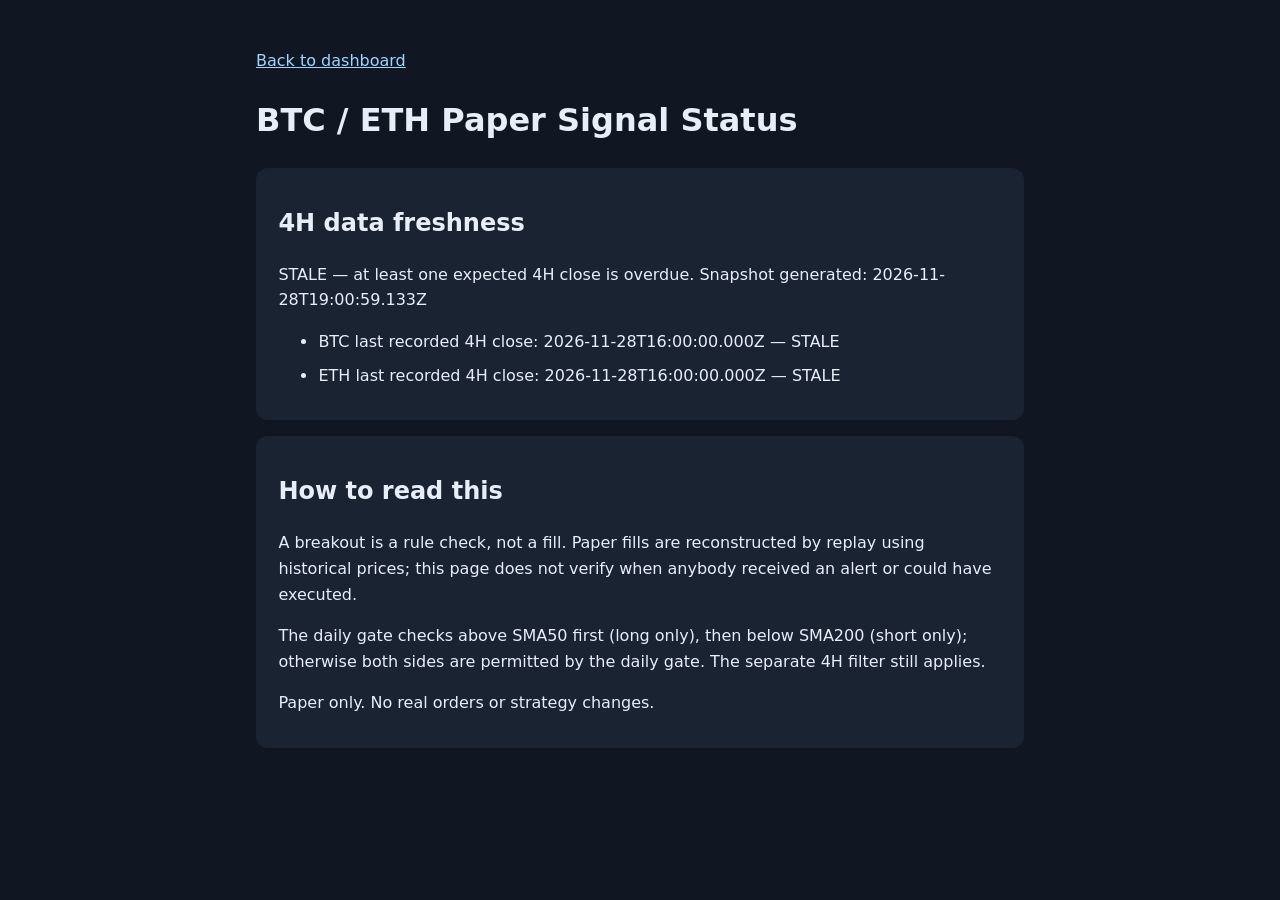
<file: web/signal-status.html>
<!doctype html>
<html lang="en"><meta charset="utf-8"><meta name="viewport" content="width=device-width, initial-scale=1"><title>Paper Signal Status</title>
<style>body{font:1rem/1.6 system-ui;background:#101722;color:#e7eef8;margin:3rem auto;padding:0 1.2rem;max-width:48rem}a{color:#9dd6ff}section{background:#192332;padding:1rem 1.4rem;border-radius:.75rem;margin:1rem 0}li{margin:.5rem 0}</style>
<main><a href="./">Back to dashboard</a><h1>BTC / ETH Paper Signal Status</h1><section><h2>4H data freshness</h2><p id="status" role="status">Checking published signal data…</p><ul id="bars"></ul></section><section><h2>How to read this</h2><p>A breakout is a rule check, not a fill. Paper fills are reconstructed by replay using historical prices; this page does not verify when anybody received an alert or could have executed.</p><p>The daily gate checks above SMA50 first (long only), then below SMA200 (short only); otherwise both sides are permitted by the daily gate. The separate 4H filter still applies.</p><p>Paper only. No real orders or strategy changes.</p></section></main>
<script>
(async () => {
  const status = document.getElementById('status');
  const list = document.getElementById('bars');
  const span = 4 * 60 * 60 * 1000;
  try {
    const response = await fetch('data/signals.json', {cache:'no-store'});
    if (!response.ok) throw new Error('Signal file unavailable');
    const snapshot = await response.json();
    const now = Date.now();
    const updated = Date.parse(snapshot.updatedAt);
    if (!Number.isFinite(updated) || updated > now) throw new Error('Invalid snapshot timestamp');
    let stale = false;
    for (const symbol of ['BTC','ETH']) {
      const barOpen = Date.parse(snapshot.coins.find(coin => coin.sym === symbol)?.setup4h?.asOf);
      const close = barOpen + span;
      if (!Number.isFinite(close) || close > now) throw new Error('Missing or invalid candle timestamp');
      const late = now - close >= span + 15 * 60 * 1000;
      stale ||= late;
      const item = document.createElement('li');
      item.textContent = symbol + ' last recorded 4H close: ' + new Date(close).toISOString() + (late ? ' — STALE' : '');
      list.append(item);
    }
    status.textContent = (stale ? 'STALE — at least one expected 4H close is overdue. ' : 'No 4H close overdue (15-minute grace period). ') + 'Snapshot generated: ' + new Date(updated).toISOString();
  } catch {
    list.replaceChildren();
    status.textContent = 'UNAVAILABLE — could not verify published 4H data freshness.';
  }
})();
</script>
</html>
</file>
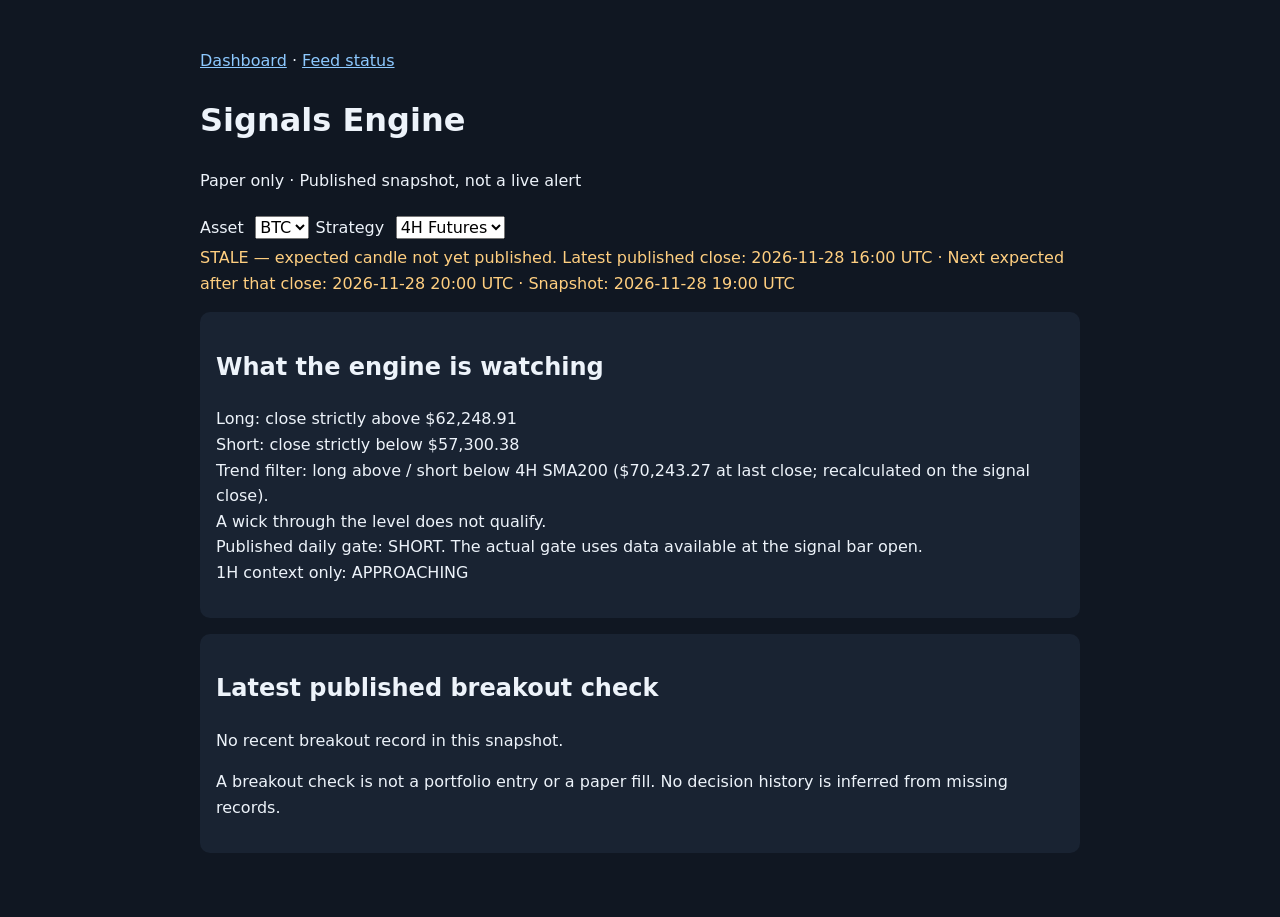
<file: web/signals.html>
<!doctype html><html lang="en"><meta charset="utf-8"><meta name="viewport" content="width=device-width,initial-scale=1"><title>Signals Engine</title><style>body{background:#101722;color:#edf3fa;font:1rem/1.6 system-ui;max-width:55rem;margin:2rem auto;padding:1rem}a{color:#8dc9ff}section{background:#192332;padding:1rem;margin:1rem 0;border-radius:10px}select{font:inherit;margin:.4rem}output{display:block;color:#ffcf80}pre{white-space:pre-wrap;font:inherit}</style><main><a href="./">Dashboard</a> · <a href="signal-status.html">Feed status</a><h1>Signals Engine</h1><p>Paper only · Published snapshot, not a live alert</p><label>Asset <select id="asset"><option>BTC</option><option>ETH</option></select></label><label>Strategy <select id="frame"><option value="4">4H Futures</option><option value="1">Daily Core</option></select></label><output id="health" aria-live="polite">Checking data…</output><section><h2>What the engine is watching</h2><pre id="watch"></pre></section><section><h2>Latest published breakout check</h2><p id="decision"></p><p>A breakout check is not a portfolio entry or a paper fill. No decision history is inferred from missing records.</p></section></main><script>
const el=id=>document.getElementById(id);let snapshot;
const stamp=t=>new Date(t).toISOString().replace('T',' ').slice(0,16)+' UTC';
const price=x=>Number.isFinite(x)?x.toLocaleString('en-US',{style:'currency',currency:'USD'}):'unavailable';
function render(){try{const is4=el('frame').value==='4', c=snapshot.coins.find(c=>c.sym===el('asset').value), s=is4?c.setup4h:c.context1d, span=(is4?4:24)*3600000, close=Date.parse(s.asOf)+span, updated=Date.parse(snapshot.updatedAt), now=Date.now();if(!Number.isFinite(close)||close>now||!Number.isFinite(updated)||updated<close||updated>now)throw Error();const stale=now>=close+span+900000;el('health').textContent=(stale?'STALE — expected candle not yet published. ':'')+'Latest published close: '+stamp(close)+' · Next expected after that close: '+stamp(close+span)+' · Snapshot: '+stamp(updated);el('watch').textContent='Long: close strictly above '+price(s.longTrigger)+'\nShort: close strictly below '+price(s.shortTrigger)+'\nTrend filter: long above / short below '+(is4?'4H':'daily')+' SMA200 ('+price(is4?s.sma200_4h:s.sma200)+' at last close; recalculated on the signal close).\nA wick through the level does not qualify.'+(is4?'\nPublished daily gate: '+(s.gateAllows||'unavailable')+'. The actual gate uses data available at the signal bar open.\n1H context only: '+(c.warning1h?.state||'unavailable'):'\nIndependent daily strategy; no 4H confirmation required.');const b=is4?s.lastBreakout:null;el('decision').textContent=b?(b.allowed?'Filters passed':'Blocked: '+(b.blockedBy||'unspecified'))+' · '+b.dir+' · '+stamp(Date.parse(b.at)+span):is4?'No recent breakout record in this snapshot.':'Daily breakout decisions are not included in this feed.';}catch{el('health').textContent='UNAVAILABLE — cannot validate this snapshot.';el('watch').textContent='';el('decision').textContent='';}}
el('asset').onchange=el('frame').onchange=render;fetch('data/signals.json',{cache:'no-store'}).then(r=>{if(!r.ok)throw Error();return r.json();}).then(s=>{snapshot=s;render();setInterval(render,30000);}).catch(render);
</script></html>
</file>
